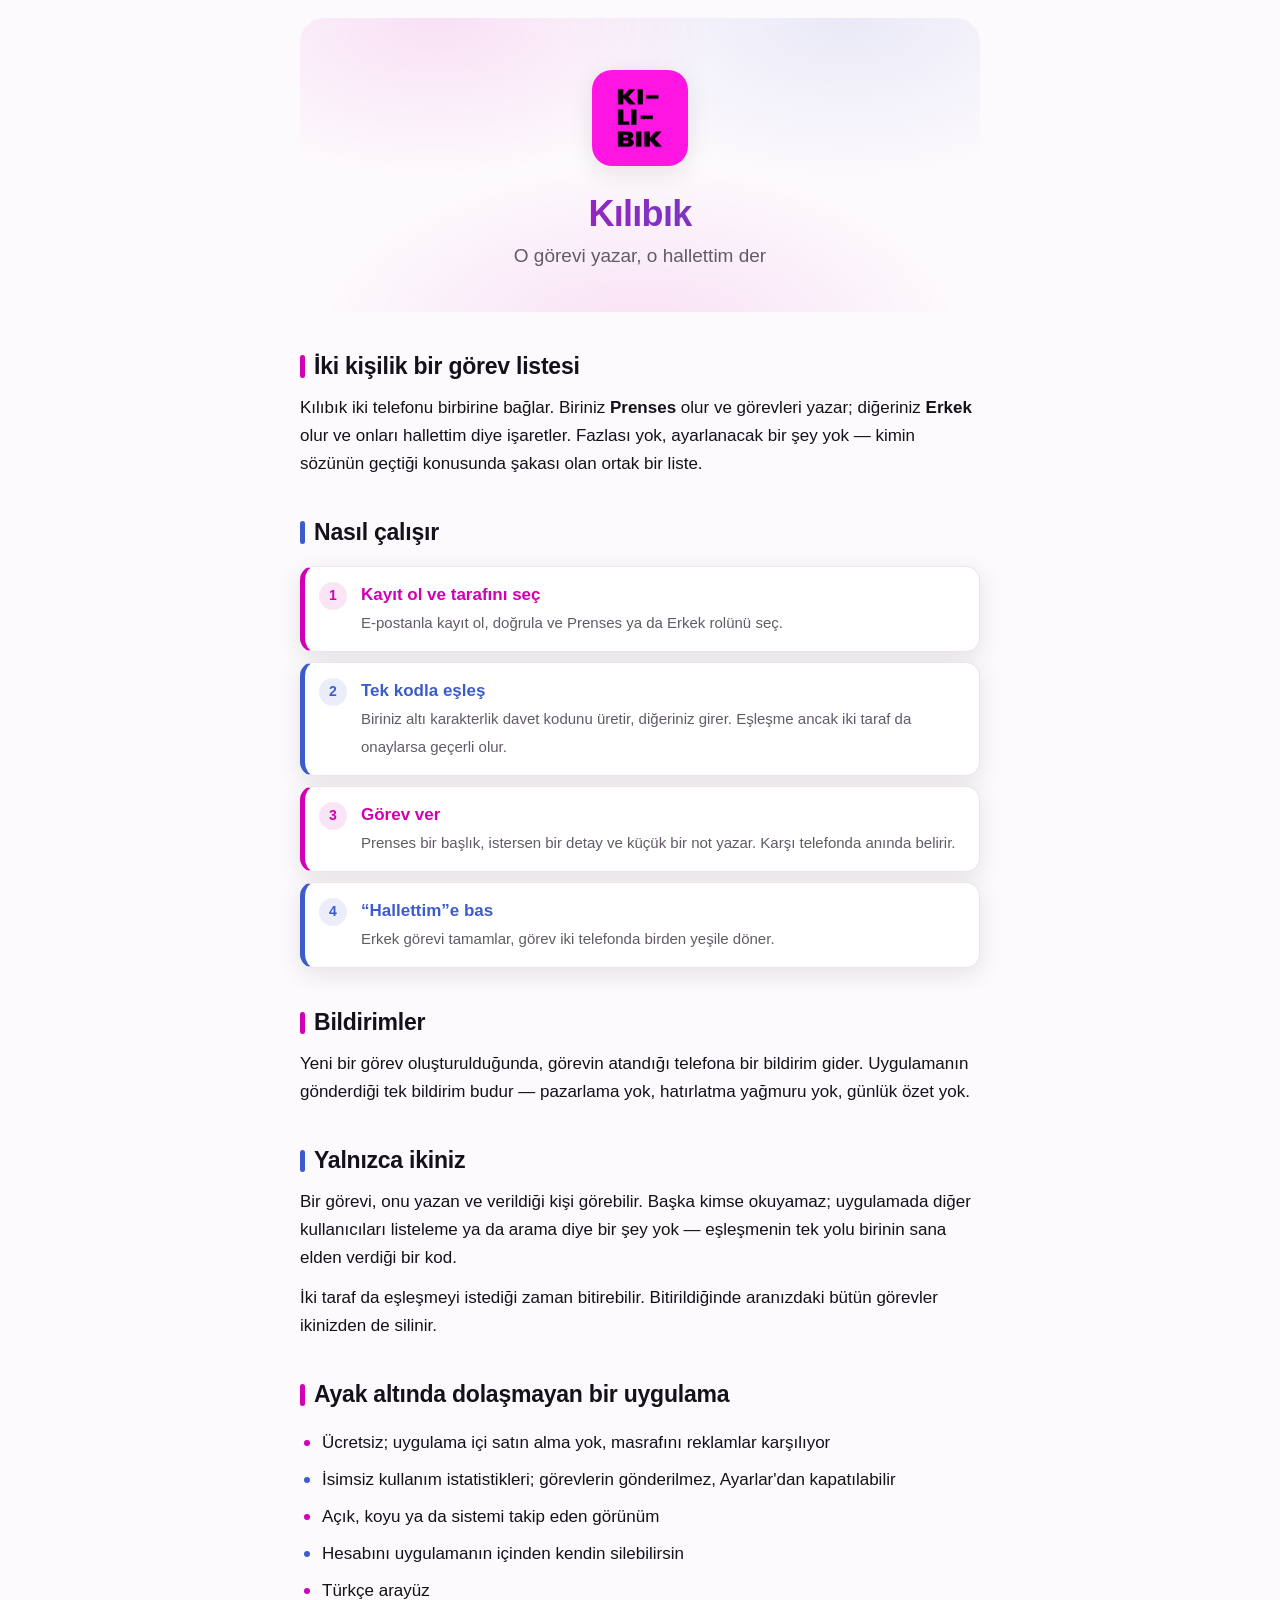
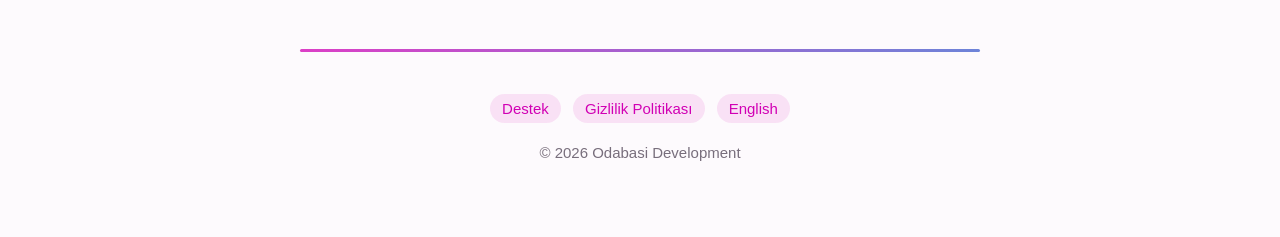
<file: index.html>
<!DOCTYPE html>
<html lang="tr">
<head>
<meta charset="utf-8">
<meta name="viewport" content="width=device-width, initial-scale=1">
<title>Kılıbık — İki kişilik görev listesi</title>
<meta name="description" content="Kılıbık iki telefonu tek kodla eşleştirir. Biri görevi yazar, diğeri hallettim der. Ücretsiz, sade ve listeyi yalnızca ikiniz görürsünüz.">
<link rel="icon" href="assets/logo.png">
<link rel="stylesheet" href="assets/style.css">
<link rel="alternate" hreflang="en" href="https://nodabasi.github.io/kilibik-app/en/">
<link rel="alternate" hreflang="tr" href="https://nodabasi.github.io/kilibik-app/">
</head>
<body>
<div class="wrap">

<header>
  <img src="assets/logo.png" alt="Kılıbık">
  <h1>Kılıbık</h1>
  <p class="tagline">O görevi yazar, o hallettim der</p>
</header>

<h2>İki kişilik bir görev listesi</h2>
<p>Kılıbık iki telefonu birbirine bağlar. Biriniz <b>Prenses</b> olur ve görevleri
yazar; diğeriniz <b>Erkek</b> olur ve onları hallettim diye işaretler. Fazlası yok,
ayarlanacak bir şey yok — kimin sözünün geçtiği konusunda şakası olan ortak bir liste.</p>

<h2>Nasıl çalışır</h2>
<ul class="steps">
  <li><b>Kayıt ol ve tarafını seç</b><span>E-postanla kayıt ol, doğrula ve Prenses ya da Erkek rolünü seç.</span></li>
  <li><b>Tek kodla eşleş</b><span>Biriniz altı karakterlik davet kodunu üretir, diğeriniz girer. Eşleşme ancak iki taraf da onaylarsa geçerli olur.</span></li>
  <li><b>Görev ver</b><span>Prenses bir başlık, istersen bir detay ve küçük bir not yazar. Karşı telefonda anında belirir.</span></li>
  <li><b>“Hallettim”e bas</b><span>Erkek görevi tamamlar, görev iki telefonda birden yeşile döner.</span></li>
</ul>

<h2>Bildirimler</h2>
<p>Yeni bir görev oluşturulduğunda, görevin atandığı telefona bir bildirim gider.
Uygulamanın gönderdiği tek bildirim budur — pazarlama yok, hatırlatma yağmuru yok, günlük
özet yok.</p>

<h2>Yalnızca ikiniz</h2>
<p>Bir görevi, onu yazan ve verildiği kişi görebilir. Başka kimse okuyamaz; uygulamada
diğer kullanıcıları listeleme ya da arama diye bir şey yok — eşleşmenin tek yolu birinin
sana elden verdiği bir kod.</p>
<p>İki taraf da eşleşmeyi istediği zaman bitirebilir. Bitirildiğinde aranızdaki bütün
görevler ikinizden de silinir.</p>

<h2>Ayak altında dolaşmayan bir uygulama</h2>
<ul class="plain">
  <li>Ücretsiz; uygulama içi satın alma yok, masrafını reklamlar karşılıyor</li>
  <li>İsimsiz kullanım istatistikleri; görevlerin gönderilmez, Ayarlar'dan kapatılabilir</li>
  <li>Açık, koyu ya da sistemi takip eden görünüm</li>
  <li>Hesabını uygulamanın içinden kendin silebilirsin</li>
  <li>Türkçe arayüz</li>
</ul>

<hr>
<footer>
  <a href="support/">Destek</a>
  <a href="privacy/">Gizlilik Politikası</a>
  <a href="en/" hreflang="en">English</a>
  <div class="copyright">© 2026 Odabasi Development</div>
</footer>

</div>
</body>
</html>
</file>
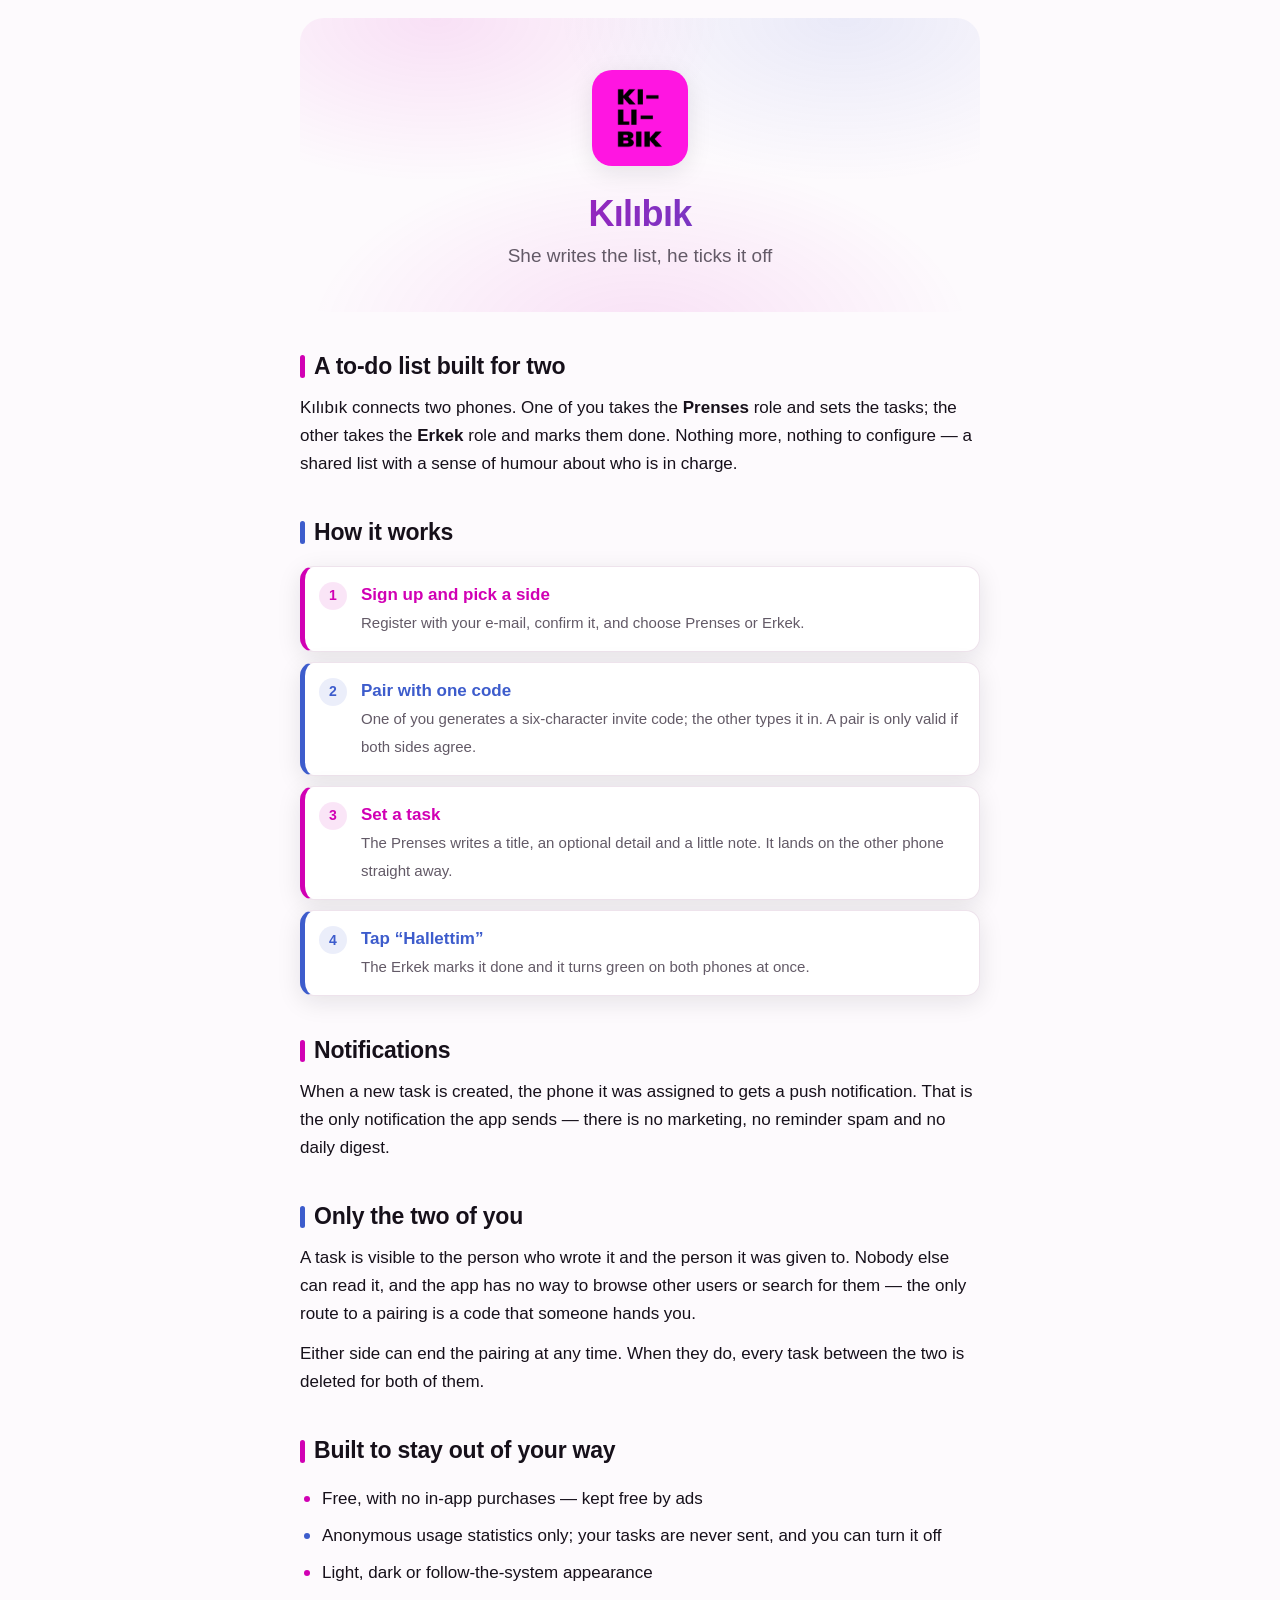
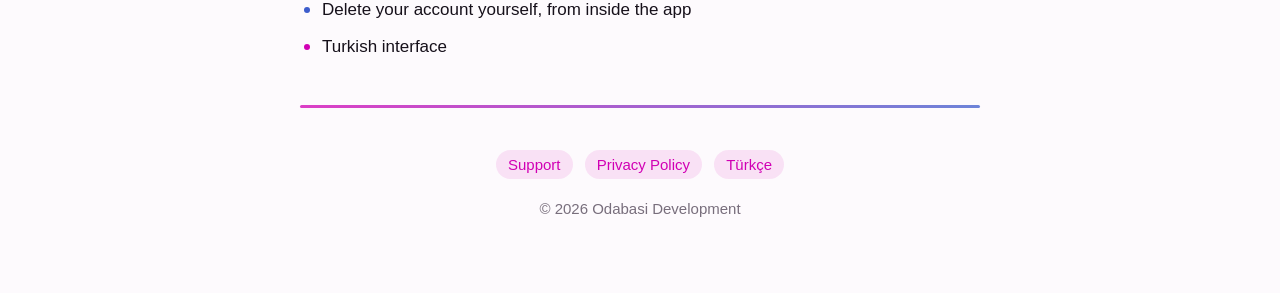
<file: en/index.html>
<!DOCTYPE html>
<html lang="en">
<head>
<meta charset="utf-8">
<meta name="viewport" content="width=device-width, initial-scale=1">
<title>Kılıbık — A shared to-do list for two</title>
<meta name="description" content="Kılıbık pairs two phones with one code. One partner writes the tasks, the other ticks them off. Free, simple, and only the two of you can see the list.">
<link rel="icon" href="../assets/logo.png">
<link rel="stylesheet" href="../assets/style.css">
<link rel="alternate" hreflang="en" href="https://nodabasi.github.io/kilibik-app/en/">
<link rel="alternate" hreflang="tr" href="https://nodabasi.github.io/kilibik-app/">
</head>
<body>
<div class="wrap">

<header>
  <img src="../assets/logo.png" alt="Kılıbık">
  <h1>Kılıbık</h1>
  <p class="tagline">She writes the list, he ticks it off</p>
</header>

<h2>A to-do list built for two</h2>
<p>Kılıbık connects two phones. One of you takes the <b>Prenses</b> role and sets the
tasks; the other takes the <b>Erkek</b> role and marks them done. Nothing more, nothing
to configure — a shared list with a sense of humour about who is in charge.</p>

<h2>How it works</h2>
<ul class="steps">
  <li><b>Sign up and pick a side</b><span>Register with your e-mail, confirm it, and choose Prenses or Erkek.</span></li>
  <li><b>Pair with one code</b><span>One of you generates a six-character invite code; the other types it in. A pair is only valid if both sides agree.</span></li>
  <li><b>Set a task</b><span>The Prenses writes a title, an optional detail and a little note. It lands on the other phone straight away.</span></li>
  <li><b>Tap “Hallettim”</b><span>The Erkek marks it done and it turns green on both phones at once.</span></li>
</ul>

<h2>Notifications</h2>
<p>When a new task is created, the phone it was assigned to gets a push notification.
That is the only notification the app sends — there is no marketing, no reminder spam and
no daily digest.</p>

<h2>Only the two of you</h2>
<p>A task is visible to the person who wrote it and the person it was given to. Nobody
else can read it, and the app has no way to browse other users or search for them — the
only route to a pairing is a code that someone hands you.</p>
<p>Either side can end the pairing at any time. When they do, every task between the two
is deleted for both of them.</p>

<h2>Built to stay out of your way</h2>
<ul class="plain">
  <li>Free, with no in-app purchases — kept free by ads</li>
  <li>Anonymous usage statistics only; your tasks are never sent, and you can turn it off</li>
  <li>Light, dark or follow-the-system appearance</li>
  <li>Delete your account yourself, from inside the app</li>
  <li>Turkish interface</li>
</ul>

<hr>
<footer>
  <a href="support/">Support</a>
  <a href="privacy/">Privacy Policy</a>
  <a href="../" hreflang="tr">Türkçe</a>
  <div class="copyright">© 2026 Odabasi Development</div>
</footer>

</div>
</body>
</html>
</file>
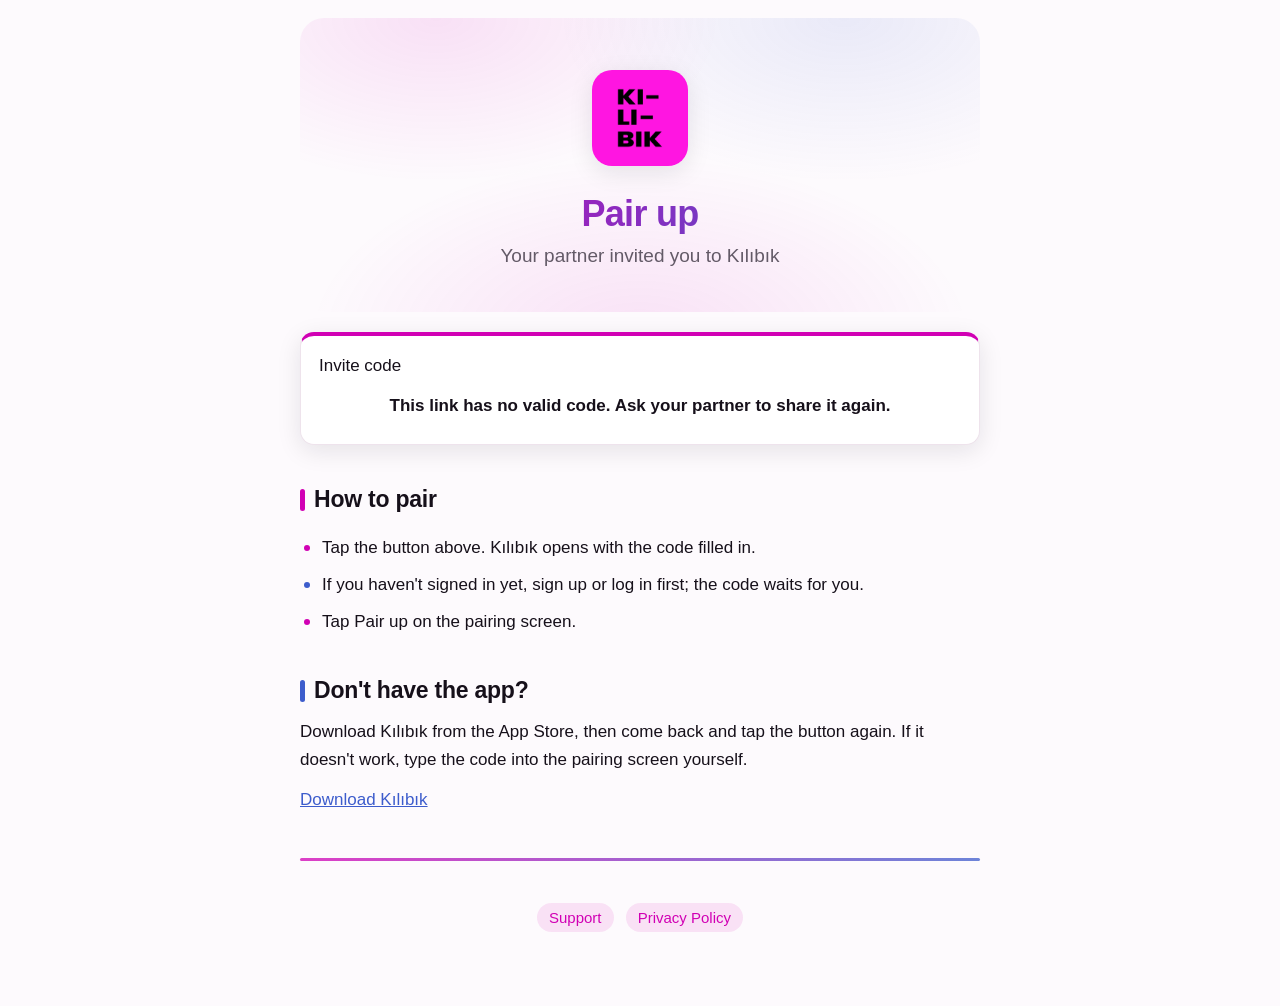
<file: pair/index.html>
<!DOCTYPE html>
<html lang="tr">
<head>
<meta charset="utf-8">
<meta name="viewport" content="width=device-width, initial-scale=1">
<title>Kılıbık — Eşleş</title>
<meta name="description" content="Kılıbık davet kodu: uygulamayı açıp eşinle tek dokunuşla eşleş.">
<meta name="robots" content="noindex">
<link rel="icon" href="../assets/logo.png">
<link rel="stylesheet" href="../assets/style.css">
<style>
  .code { font-size: 40px; font-weight: 800; letter-spacing: 6px; text-align: center; margin: 8px 0; }
  .open { display: block; text-align: center; padding: 14px; border-radius: 12px;
          background: var(--magenta); color: #fff; font-weight: 700; text-decoration: none; }
</style>
</head>
<body>
<div class="wrap">

<header>
  <img src="../assets/logo.png" alt="Kılıbık">
  <h1 data-i18n="title">Eşleş</h1>
  <p class="tagline" data-i18n="tagline">Eşin seni Kılıbık'a davet etti</p>
</header>

<div class="contact">
  <p data-i18n="codeLabel">Davet kodu</p>
  <p class="code" id="code">——————</p>
  <a class="open" id="open" href="#" data-i18n="open">Kılıbık'ta aç</a>
</div>

<h2 data-i18n="howTitle">Nasıl eşleşirsin</h2>
<ul class="plain">
  <li data-i18n="step1">Yukarıdaki düğmeye dokun. Kılıbık açılır ve kod eşleşme alanına yazılır.</li>
  <li data-i18n="step2">Henüz giriş yapmadıysan önce kayıt ol ya da giriş yap; kod seni bekler.</li>
  <li data-i18n="step3">Eşleşme ekranında Eşleş'e bas.</li>
</ul>

<h2 data-i18n="noAppTitle">Uygulama yüklü değil mi?</h2>
<p data-i18n="noApp">Kılıbık'ı App Store'dan indir, sonra bu sayfaya dönüp düğmeye tekrar dokun. Düğme çalışmazsa kodu eşleşme ekranındaki alana elle yaz.</p>
<p><a id="store" href="../" data-i18n="store">Kılıbık'ı indir</a></p>

<hr>
<footer>
  <a href="../support/" data-i18n="support">Destek</a>
  <a href="../privacy/" data-i18n="privacy">Gizlilik Politikası</a>
</footer>

</div>
<script>
  // Mesajlasma uygulamalari kilibik:// semasini tiklanabilir yapmiyor; bu
  // sayfa https baglantisini uygulamaya ceviren ara adim.
  var STORE_URL = 'https://apps.apple.com/app/id6808158739';
  var params = new URLSearchParams(location.search);
  var code = (params.get('code') || '').toUpperCase().replace(/[^A-Z0-9]/g, '');
  var valid = /^[A-HJ-KM-NP-Z2-9]{6}$/.test(code);

  var en = {
    title: 'Pair up', tagline: 'Your partner invited you to Kılıbık', codeLabel: 'Invite code',
    open: 'Open in Kılıbık', howTitle: 'How to pair',
    step1: 'Tap the button above. Kılıbık opens with the code filled in.',
    step2: "If you haven't signed in yet, sign up or log in first; the code waits for you.",
    step3: 'Tap Pair up on the pairing screen.', noAppTitle: "Don't have the app?",
    noApp: "Download Kılıbık from the App Store, then come back and tap the button again. If it doesn't work, type the code into the pairing screen yourself.",
    store: 'Download Kılıbık', support: 'Support', privacy: 'Privacy Policy',
    invalid: 'This link has no valid code. Ask your partner to share it again.'
  };
  var trInvalid = 'Bu bağlantıda geçerli bir kod yok. Eşinden tekrar paylaşmasını iste.';
  var lang = (navigator.language || 'tr').slice(0, 2);
  if (lang !== 'tr') {
    document.documentElement.lang = 'en';
    document.querySelectorAll('[data-i18n]').forEach(function (el) {
      var text = en[el.getAttribute('data-i18n')];
      if (text) { el.textContent = text; }
    });
  }

  document.getElementById('store').href = STORE_URL;
  var open = document.getElementById('open');
  if (valid) {
    document.getElementById('code').textContent = code;
    open.href = 'kilibik://pair/' + code;
  } else {
    open.style.display = 'none';
    document.getElementById('code').textContent = lang === 'tr' ? trInvalid : en.invalid;
    document.getElementById('code').style.fontSize = '17px';
    document.getElementById('code').style.letterSpacing = '0';
  }
</script>
</body>
</html>
</file>
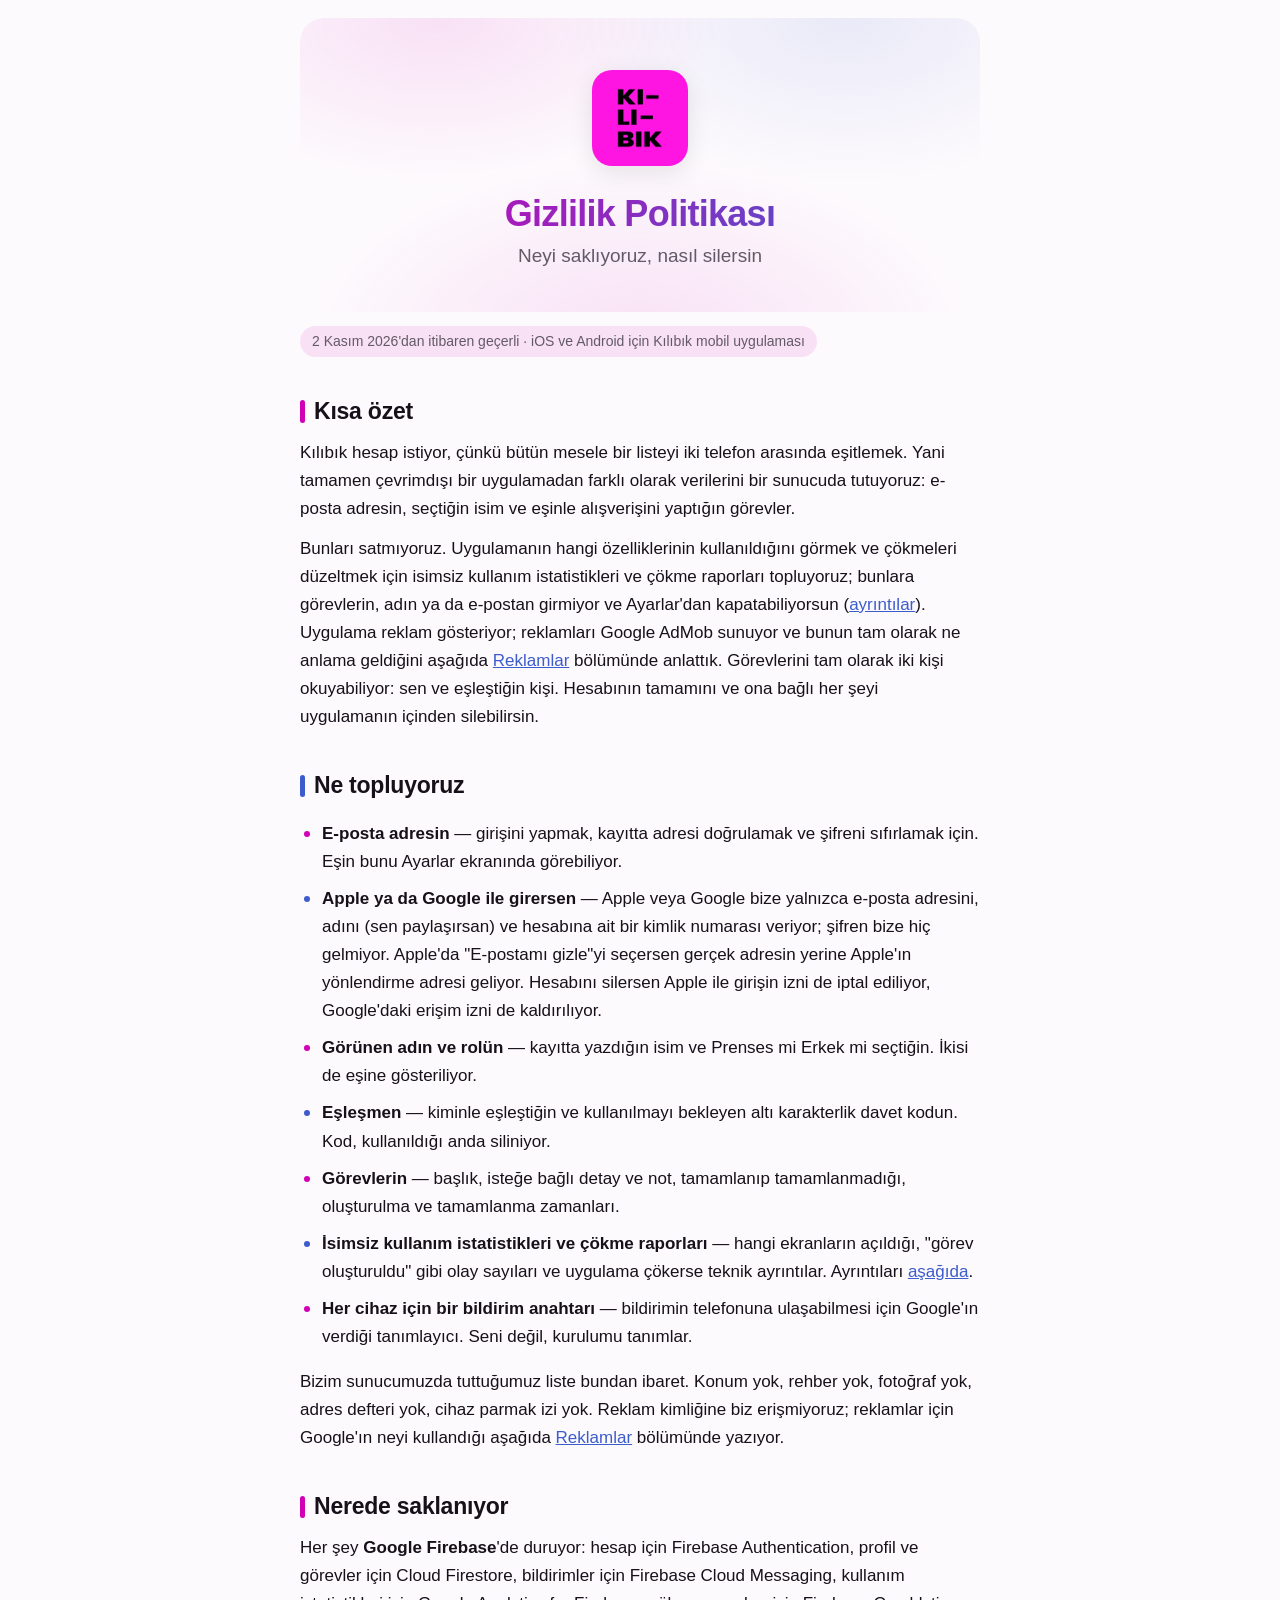
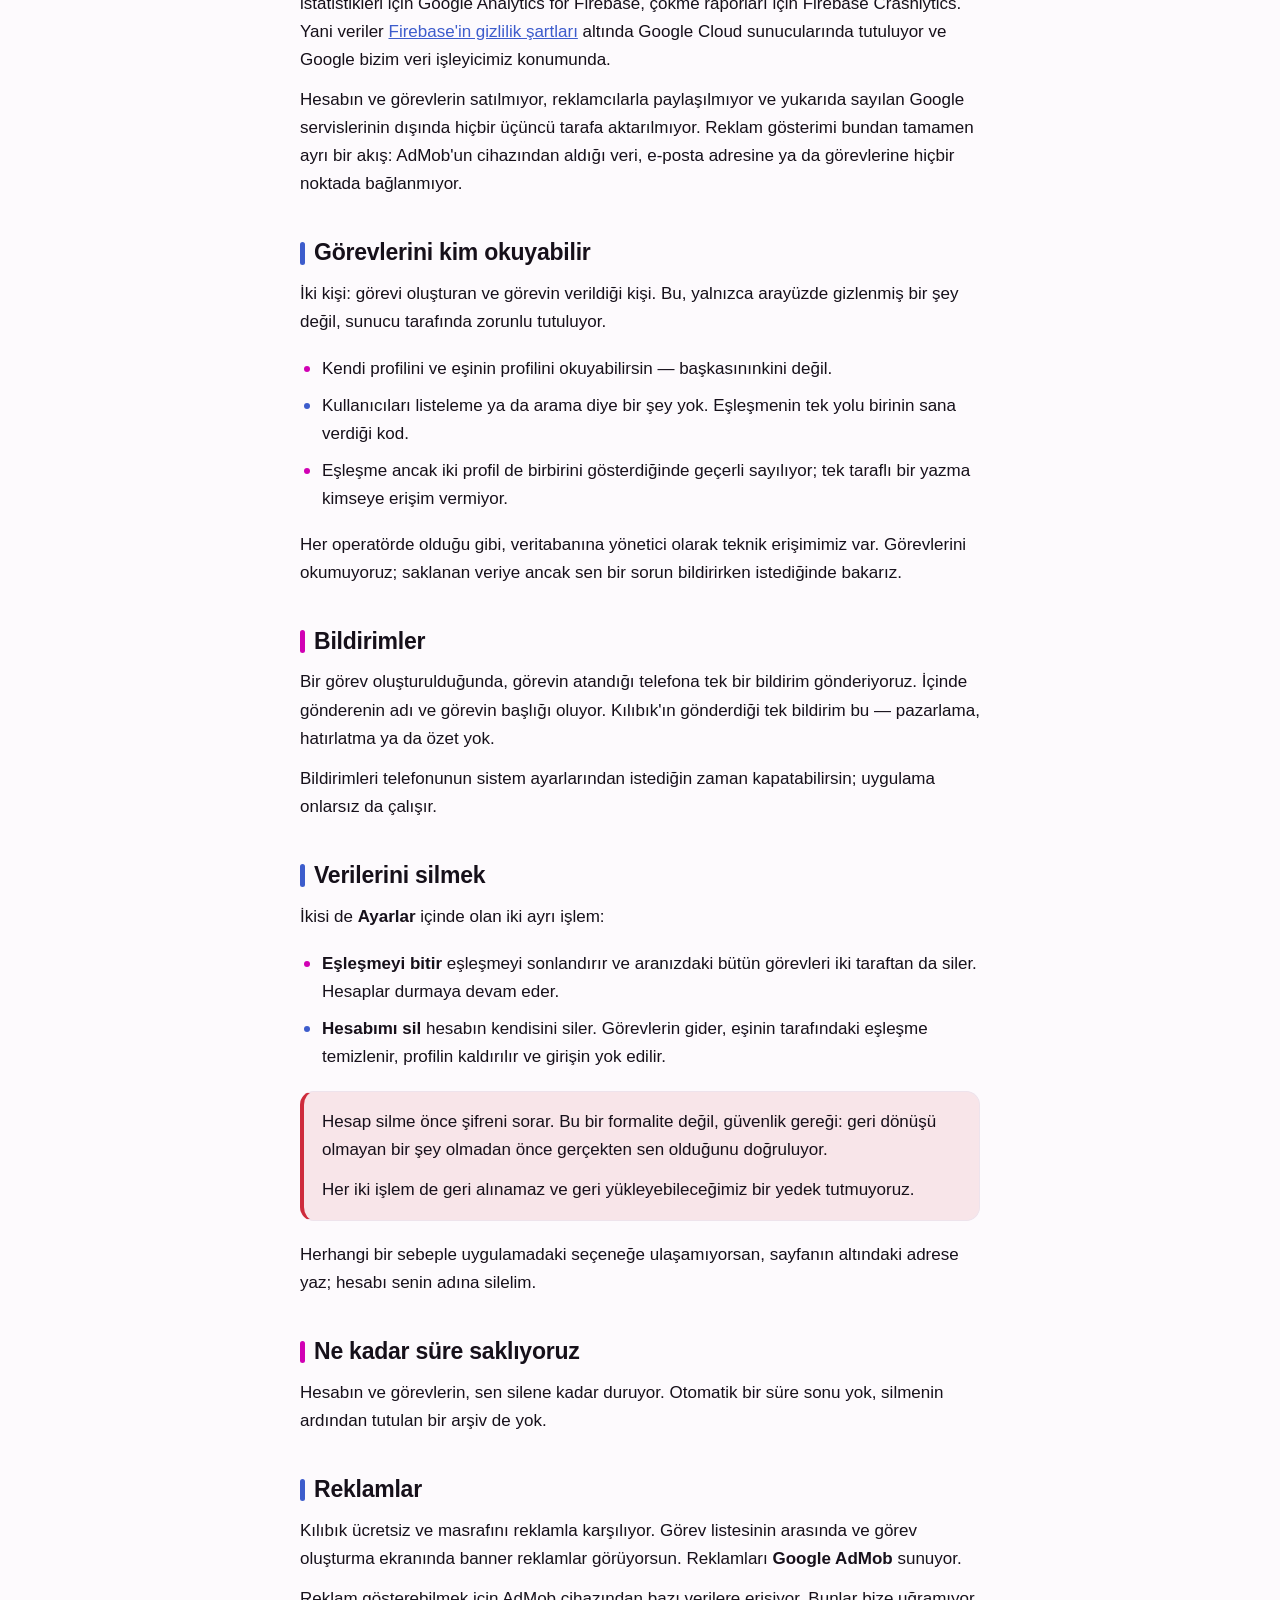
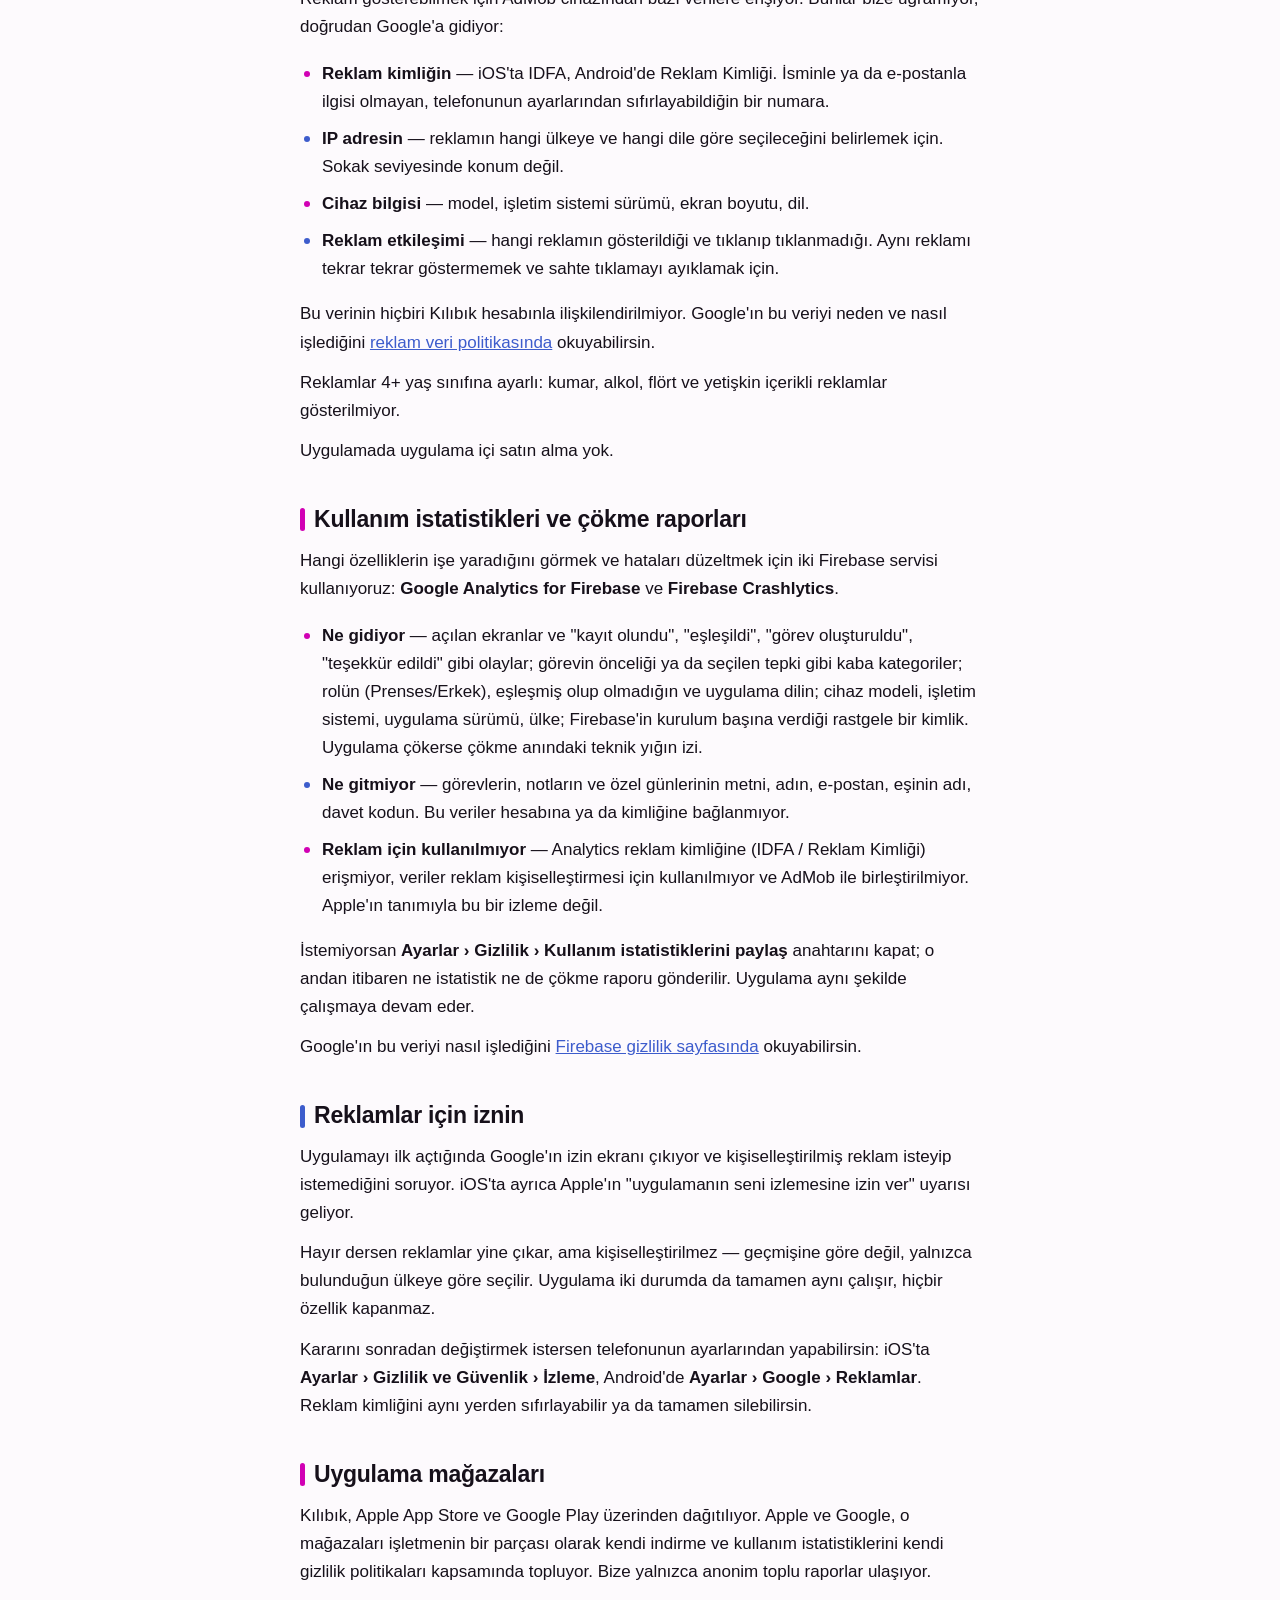
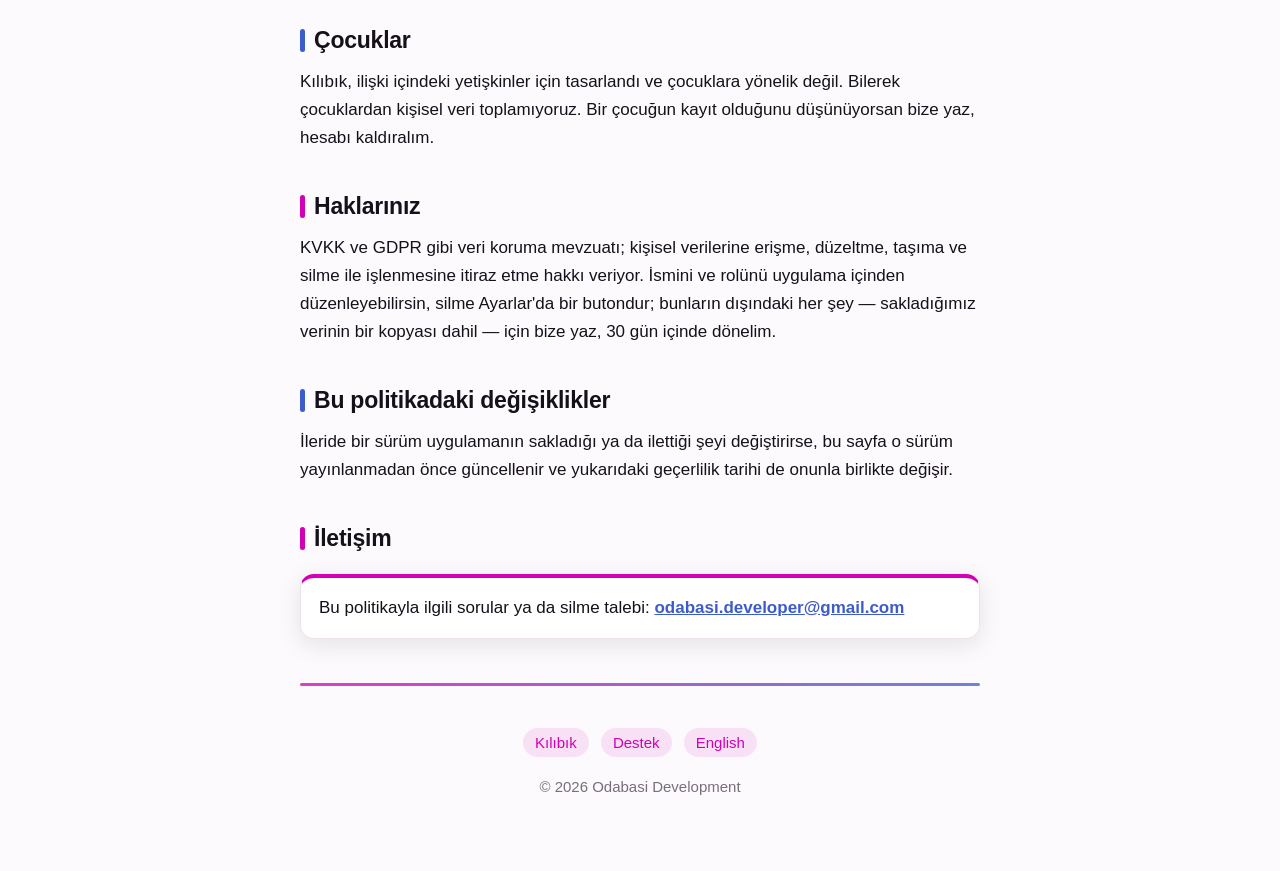
<file: privacy/index.html>
<!DOCTYPE html>
<html lang="tr">
<head>
<meta charset="utf-8">
<meta name="viewport" content="width=device-width, initial-scale=1">
<title>Kılıbık — Gizlilik Politikası</title>
<meta name="description" content="Kılıbık neyi saklıyor, nerede saklıyor, kim okuyabiliyor ve hesabınla birlikte hepsini nasıl silersin.">
<link rel="icon" href="../assets/logo.png">
<link rel="stylesheet" href="../assets/style.css">
<link rel="alternate" hreflang="en" href="https://nodabasi.github.io/kilibik-app/en/privacy/">
<link rel="alternate" hreflang="tr" href="https://nodabasi.github.io/kilibik-app/privacy/">
</head>
<body>
<div class="wrap">

<header>
  <img src="../assets/logo.png" alt="Kılıbık">
  <h1>Gizlilik Politikası</h1>
  <p class="tagline">Neyi saklıyoruz, nasıl silersin</p>
</header>

<p class="meta">2 Kasım 2026'dan itibaren geçerli · iOS ve Android için Kılıbık mobil
uygulaması</p>

<h2>Kısa özet</h2>
<p>Kılıbık hesap istiyor, çünkü bütün mesele bir listeyi iki telefon arasında eşitlemek.
Yani tamamen çevrimdışı bir uygulamadan farklı olarak verilerini bir sunucuda tutuyoruz:
e-posta adresin, seçtiğin isim ve eşinle alışverişini yaptığın görevler.</p>
<p>Bunları satmıyoruz. Uygulamanın hangi özelliklerinin kullanıldığını görmek ve
çökmeleri düzeltmek için isimsiz kullanım istatistikleri ve çökme raporları topluyoruz;
bunlara görevlerin, adın ya da e-postan girmiyor ve Ayarlar'dan kapatabiliyorsun
(<a href="#analitik">ayrıntılar</a>). Uygulama reklam gösteriyor; reklamları Google AdMob sunuyor ve bunun tam olarak ne
anlama geldiğini aşağıda <a href="#reklamlar">Reklamlar</a> bölümünde anlattık.
Görevlerini tam olarak iki kişi okuyabiliyor: sen ve eşleştiğin kişi. Hesabının tamamını
ve ona bağlı her şeyi uygulamanın içinden silebilirsin.</p>

<h2>Ne topluyoruz</h2>
<ul class="plain">
  <li><b>E-posta adresin</b> — girişini yapmak, kayıtta adresi doğrulamak ve şifreni
  sıfırlamak için. Eşin bunu Ayarlar ekranında görebiliyor.</li>
  <li><b>Apple ya da Google ile girersen</b> — Apple veya Google bize yalnızca e-posta
  adresini, adını (sen paylaşırsan) ve hesabına ait bir kimlik numarası veriyor; şifren
  bize hiç gelmiyor. Apple'da "E-postamı gizle"yi seçersen gerçek adresin yerine Apple'ın
  yönlendirme adresi geliyor. Hesabını silersen Apple ile girişin izni de iptal ediliyor,
  Google'daki erişim izni de kaldırılıyor.</li>
  <li><b>Görünen adın ve rolün</b> — kayıtta yazdığın isim ve Prenses mi Erkek mi
  seçtiğin. İkisi de eşine gösteriliyor.</li>
  <li><b>Eşleşmen</b> — kiminle eşleştiğin ve kullanılmayı bekleyen altı karakterlik
  davet kodun. Kod, kullanıldığı anda siliniyor.</li>
  <li><b>Görevlerin</b> — başlık, isteğe bağlı detay ve not, tamamlanıp tamamlanmadığı,
  oluşturulma ve tamamlanma zamanları.</li>
  <li><b>İsimsiz kullanım istatistikleri ve çökme raporları</b> — hangi ekranların
  açıldığı, "görev oluşturuldu" gibi olay sayıları ve uygulama çökerse teknik
  ayrıntılar. Ayrıntıları <a href="#analitik">aşağıda</a>.</li>
  <li><b>Her cihaz için bir bildirim anahtarı</b> — bildirimin telefonuna ulaşabilmesi
  için Google'ın verdiği tanımlayıcı. Seni değil, kurulumu tanımlar.</li>
</ul>
<p>Bizim sunucumuzda tuttuğumuz liste bundan ibaret. Konum yok, rehber yok, fotoğraf yok,
adres defteri yok, cihaz parmak izi yok. Reklam kimliğine biz erişmiyoruz; reklamlar
için Google'ın neyi kullandığı aşağıda <a href="#reklamlar">Reklamlar</a> bölümünde
yazıyor.</p>

<h2>Nerede saklanıyor</h2>
<p>Her şey <b>Google Firebase</b>'de duruyor: hesap için Firebase Authentication, profil
ve görevler için Cloud Firestore, bildirimler için Firebase Cloud Messaging, kullanım
istatistikleri için Google Analytics for Firebase, çökme raporları için Firebase
Crashlytics. Yani veriler
<a href="https://firebase.google.com/support/privacy">Firebase'in gizlilik şartları</a>
altında Google Cloud sunucularında tutuluyor ve Google bizim veri işleyicimiz
konumunda.</p>
<p>Hesabın ve görevlerin satılmıyor, reklamcılarla paylaşılmıyor ve yukarıda sayılan
Google servislerinin dışında hiçbir üçüncü tarafa aktarılmıyor. Reklam gösterimi bundan
tamamen ayrı bir akış: AdMob'un cihazından aldığı veri, e-posta adresine ya da
görevlerine hiçbir noktada bağlanmıyor.</p>

<h2>Görevlerini kim okuyabilir</h2>
<p>İki kişi: görevi oluşturan ve görevin verildiği kişi. Bu, yalnızca arayüzde gizlenmiş
bir şey değil, sunucu tarafında zorunlu tutuluyor.</p>
<ul class="plain">
  <li>Kendi profilini ve eşinin profilini okuyabilirsin — başkasınınkini değil.</li>
  <li>Kullanıcıları listeleme ya da arama diye bir şey yok. Eşleşmenin tek yolu birinin
  sana verdiği kod.</li>
  <li>Eşleşme ancak iki profil de birbirini gösterdiğinde geçerli sayılıyor; tek taraflı
  bir yazma kimseye erişim vermiyor.</li>
</ul>
<p>Her operatörde olduğu gibi, veritabanına yönetici olarak teknik erişimimiz var.
Görevlerini okumuyoruz; saklanan veriye ancak sen bir sorun bildirirken istediğinde
bakarız.</p>

<h2>Bildirimler</h2>
<p>Bir görev oluşturulduğunda, görevin atandığı telefona tek bir bildirim gönderiyoruz.
İçinde gönderenin adı ve görevin başlığı oluyor. Kılıbık'ın gönderdiği tek bildirim bu —
pazarlama, hatırlatma ya da özet yok.</p>
<p>Bildirimleri telefonunun sistem ayarlarından istediğin zaman kapatabilirsin; uygulama
onlarsız da çalışır.</p>

<h2>Verilerini silmek</h2>
<p>İkisi de <b>Ayarlar</b> içinde olan iki ayrı işlem:</p>
<ul class="plain">
  <li><b>Eşleşmeyi bitir</b> eşleşmeyi sonlandırır ve aranızdaki bütün görevleri iki
  taraftan da siler. Hesaplar durmaya devam eder.</li>
  <li><b>Hesabımı sil</b> hesabın kendisini siler. Görevlerin gider, eşinin tarafındaki
  eşleşme temizlenir, profilin kaldırılır ve girişin yok edilir.</li>
</ul>
<div class="notice">
  <p>Hesap silme önce şifreni sorar. Bu bir formalite değil, güvenlik gereği: geri
  dönüşü olmayan bir şey olmadan önce gerçekten sen olduğunu doğruluyor.</p>
  <p>Her iki işlem de geri alınamaz ve geri yükleyebileceğimiz bir yedek tutmuyoruz.</p>
</div>
<p>Herhangi bir sebeple uygulamadaki seçeneğe ulaşamıyorsan, sayfanın altındaki adrese
yaz; hesabı senin adına silelim.</p>

<h2>Ne kadar süre saklıyoruz</h2>
<p>Hesabın ve görevlerin, sen silene kadar duruyor. Otomatik bir süre sonu yok, silmenin
ardından tutulan bir arşiv de yok.</p>

<h2 id="reklamlar">Reklamlar</h2>
<p>Kılıbık ücretsiz ve masrafını reklamla karşılıyor. Görev listesinin arasında ve görev
oluşturma ekranında banner reklamlar görüyorsun. Reklamları <b>Google AdMob</b> sunuyor.</p>
<p>Reklam gösterebilmek için AdMob cihazından bazı verilere erişiyor. Bunlar bize
uğramıyor, doğrudan Google'a gidiyor:</p>
<ul class="plain">
  <li><b>Reklam kimliğin</b> — iOS'ta IDFA, Android'de Reklam Kimliği. İsminle ya da
  e-postanla ilgisi olmayan, telefonunun ayarlarından sıfırlayabildiğin bir numara.</li>
  <li><b>IP adresin</b> — reklamın hangi ülkeye ve hangi dile göre seçileceğini
  belirlemek için. Sokak seviyesinde konum değil.</li>
  <li><b>Cihaz bilgisi</b> — model, işletim sistemi sürümü, ekran boyutu, dil.</li>
  <li><b>Reklam etkileşimi</b> — hangi reklamın gösterildiği ve tıklanıp tıklanmadığı.
  Aynı reklamı tekrar tekrar göstermemek ve sahte tıklamayı ayıklamak için.</li>
</ul>
<p>Bu verinin hiçbiri Kılıbık hesabınla ilişkilendirilmiyor. Google'ın bu veriyi neden ve
nasıl işlediğini <a href="https://business.safety.google/adsprocessing/">reklam veri
politikasında</a> okuyabilirsin.</p>
<p>Reklamlar 4+ yaş sınıfına ayarlı: kumar, alkol, flört ve yetişkin içerikli reklamlar
gösterilmiyor.</p>
<p>Uygulamada uygulama içi satın alma yok.</p>

<h2 id="analitik">Kullanım istatistikleri ve çökme raporları</h2>
<p>Hangi özelliklerin işe yaradığını görmek ve hataları düzeltmek için iki Firebase
servisi kullanıyoruz: <b>Google Analytics for Firebase</b> ve <b>Firebase
Crashlytics</b>.</p>
<ul class="plain">
  <li><b>Ne gidiyor</b> — açılan ekranlar ve "kayıt olundu", "eşleşildi", "görev
  oluşturuldu", "teşekkür edildi" gibi olaylar; görevin önceliği ya da seçilen tepki
  gibi kaba kategoriler; rolün (Prenses/Erkek), eşleşmiş olup olmadığın ve uygulama
  dilin; cihaz modeli, işletim sistemi, uygulama sürümü, ülke; Firebase'in kurulum
  başına verdiği rastgele bir kimlik. Uygulama çökerse çökme anındaki teknik yığın
  izi.</li>
  <li><b>Ne gitmiyor</b> — görevlerin, notların ve özel günlerinin metni, adın,
  e-postan, eşinin adı, davet kodun. Bu veriler hesabına ya da kimliğine
  bağlanmıyor.</li>
  <li><b>Reklam için kullanılmıyor</b> — Analytics reklam kimliğine (IDFA / Reklam
  Kimliği) erişmiyor, veriler reklam kişiselleştirmesi için kullanılmıyor ve AdMob ile
  birleştirilmiyor. Apple'ın tanımıyla bu bir izleme değil.</li>
</ul>
<p>İstemiyorsan <b>Ayarlar › Gizlilik › Kullanım istatistiklerini paylaş</b> anahtarını
kapat; o andan itibaren ne istatistik ne de çökme raporu gönderilir. Uygulama aynı
şekilde çalışmaya devam eder.</p>
<p>Google'ın bu veriyi nasıl işlediğini
<a href="https://firebase.google.com/support/privacy">Firebase gizlilik sayfasında</a>
okuyabilirsin.</p>

<h2>Reklamlar için iznin</h2>
<p>Uygulamayı ilk açtığında Google'ın izin ekranı çıkıyor ve kişiselleştirilmiş reklam
isteyip istemediğini soruyor. iOS'ta ayrıca Apple'ın "uygulamanın seni izlemesine izin
ver" uyarısı geliyor.</p>
<p>Hayır dersen reklamlar yine çıkar, ama kişiselleştirilmez — geçmişine göre değil,
yalnızca bulunduğun ülkeye göre seçilir. Uygulama iki durumda da tamamen aynı çalışır,
hiçbir özellik kapanmaz.</p>
<p>Kararını sonradan değiştirmek istersen telefonunun ayarlarından yapabilirsin: iOS'ta
<b>Ayarlar › Gizlilik ve Güvenlik › İzleme</b>, Android'de <b>Ayarlar › Google ›
Reklamlar</b>. Reklam kimliğini aynı yerden sıfırlayabilir ya da tamamen
silebilirsin.</p>

<h2>Uygulama mağazaları</h2>
<p>Kılıbık, Apple App Store ve Google Play üzerinden dağıtılıyor. Apple ve Google, o
mağazaları işletmenin bir parçası olarak kendi indirme ve kullanım istatistiklerini kendi
gizlilik politikaları kapsamında topluyor. Bize yalnızca anonim toplu raporlar
ulaşıyor.</p>

<h2>Çocuklar</h2>
<p>Kılıbık, ilişki içindeki yetişkinler için tasarlandı ve çocuklara yönelik değil.
Bilerek çocuklardan kişisel veri toplamıyoruz. Bir çocuğun kayıt olduğunu düşünüyorsan
bize yaz, hesabı kaldıralım.</p>

<h2>Haklarınız</h2>
<p>KVKK ve GDPR gibi veri koruma mevzuatı; kişisel verilerine erişme, düzeltme, taşıma ve
silme ile işlenmesine itiraz etme hakkı veriyor. İsmini ve rolünü uygulama içinden
düzenleyebilirsin, silme Ayarlar'da bir butondur; bunların dışındaki her şey — sakladığımız
verinin bir kopyası dahil — için bize yaz, 30 gün içinde dönelim.</p>

<h2>Bu politikadaki değişiklikler</h2>
<p>İleride bir sürüm uygulamanın sakladığı ya da ilettiği şeyi değiştirirse, bu sayfa o
sürüm yayınlanmadan önce güncellenir ve yukarıdaki geçerlilik tarihi de onunla birlikte
değişir.</p>

<h2>İletişim</h2>
<div class="contact">
  <p>Bu politikayla ilgili sorular ya da silme talebi:
  <a href="mailto:odabasi.developer@gmail.com">odabasi.developer@gmail.com</a></p>
</div>

<hr>
<footer>
  <a href="../">Kılıbık</a>
  <a href="../support/">Destek</a>
  <a href="../en/privacy/" hreflang="en">English</a>
  <div class="copyright">© 2026 Odabasi Development</div>
</footer>

</div>
</body>
</html>
</file>
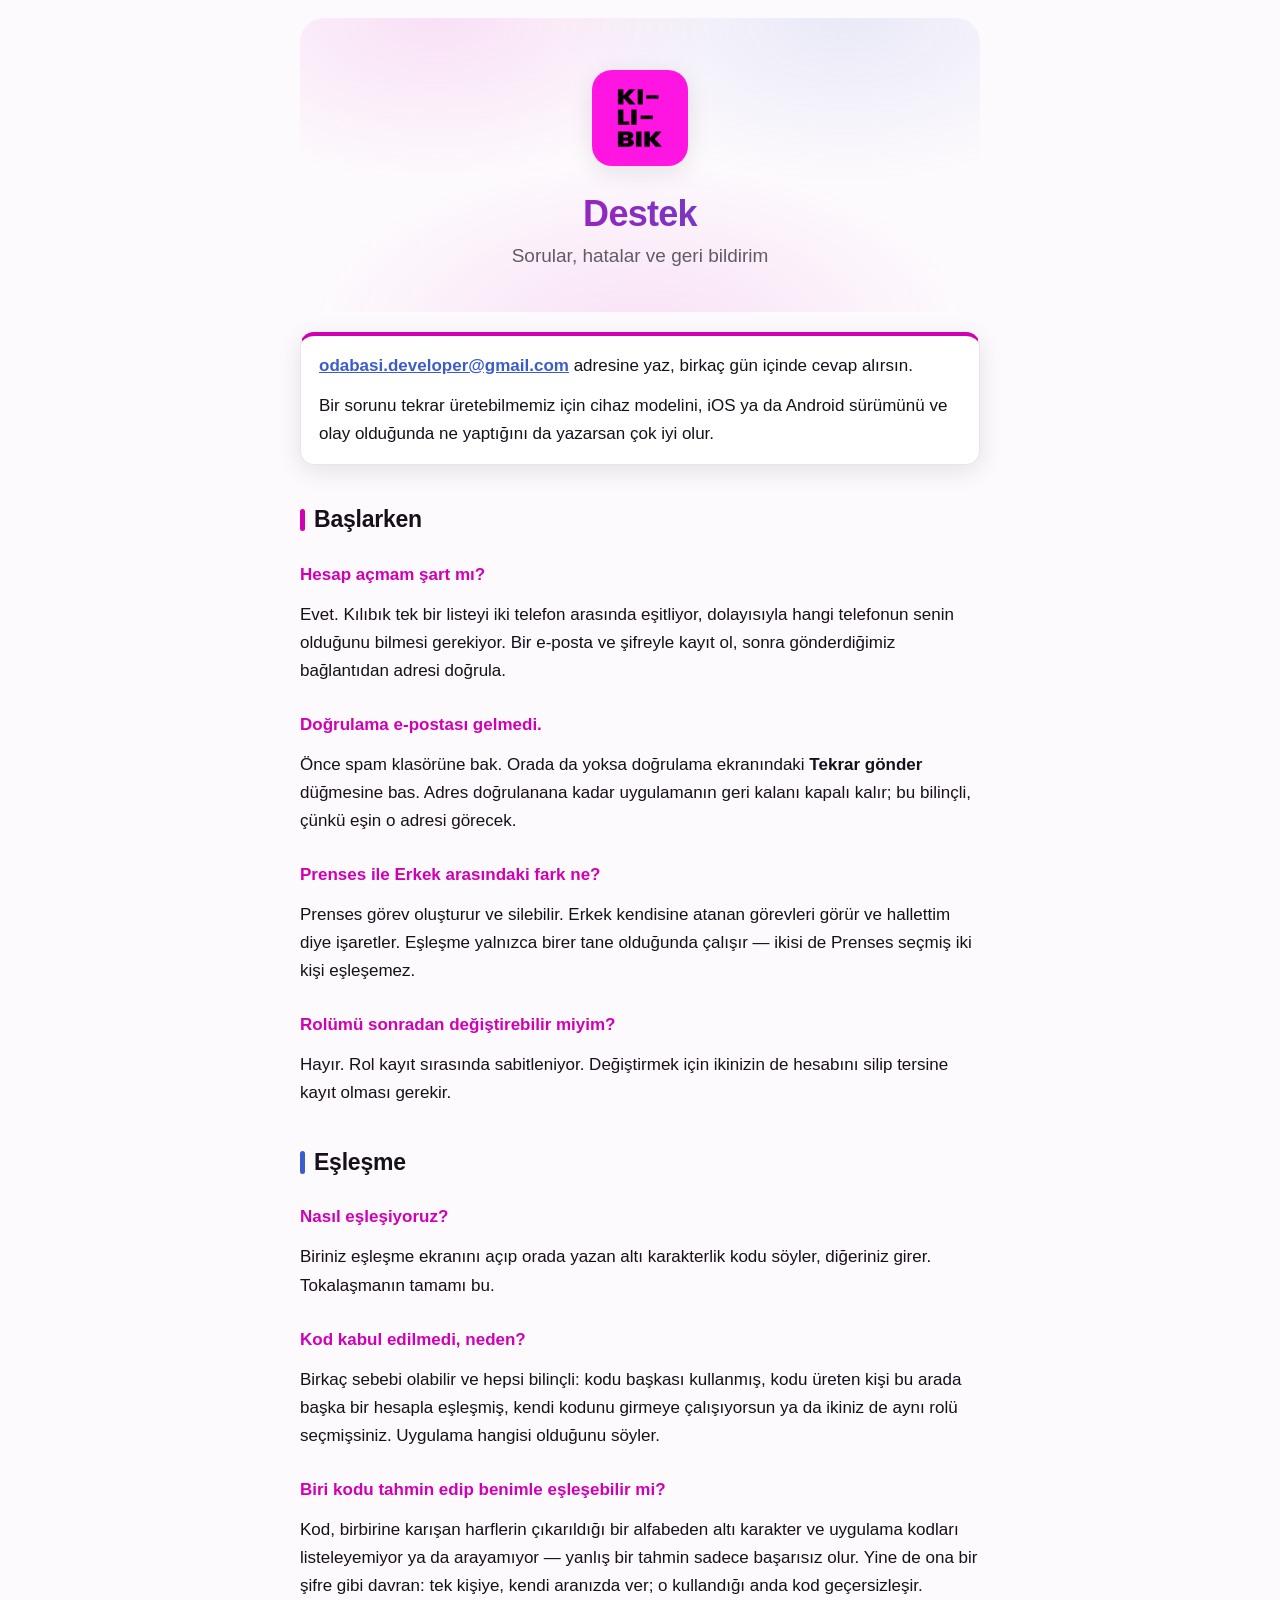
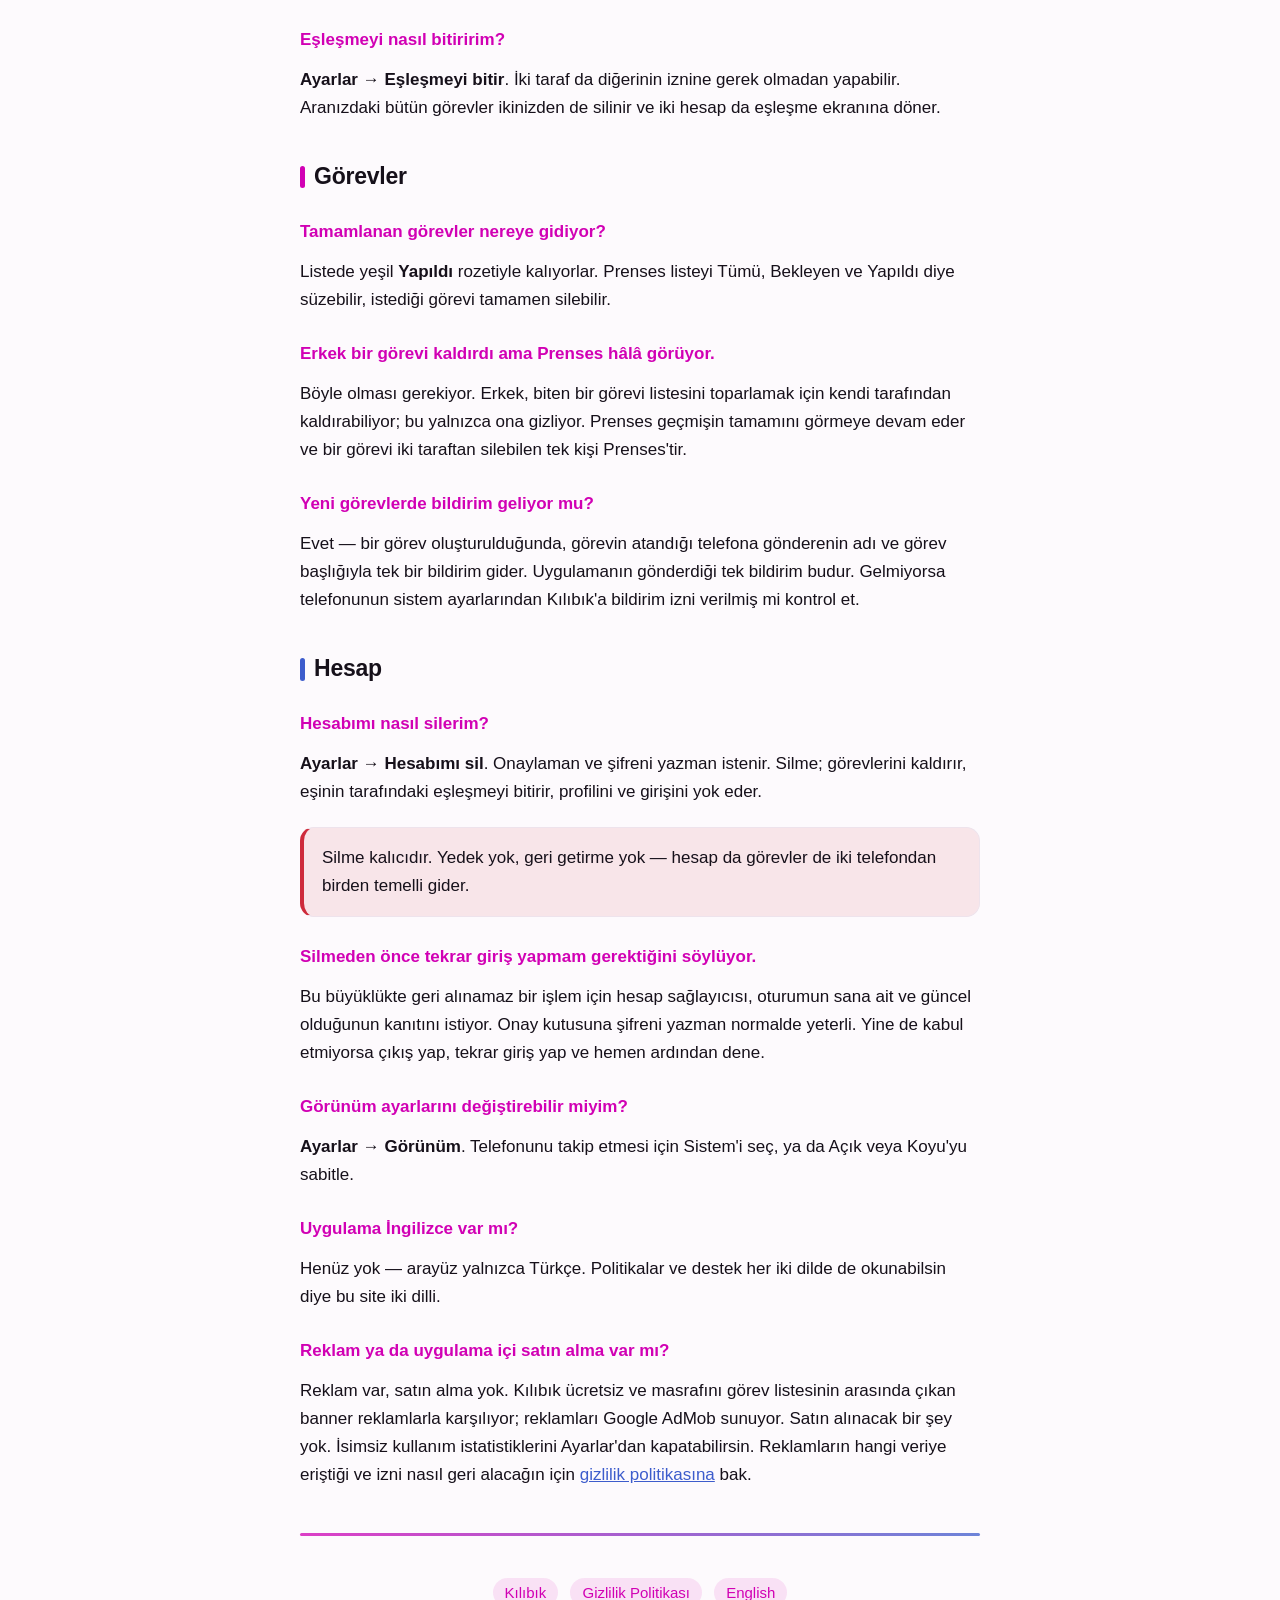
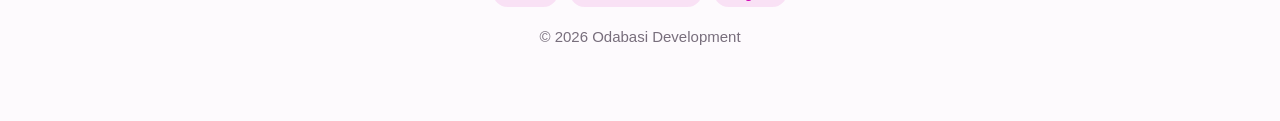
<file: support/index.html>
<!DOCTYPE html>
<html lang="tr">
<head>
<meta charset="utf-8">
<meta name="viewport" content="width=device-width, initial-scale=1">
<title>Kılıbık — Destek</title>
<meta name="description" content="Kılıbık için yardım ve iletişim: eşleşme, davet kodları, bildirimler, eşleşmeyi bitirme ve hesap silme.">
<link rel="icon" href="../assets/logo.png">
<link rel="stylesheet" href="../assets/style.css">
<link rel="alternate" hreflang="en" href="https://nodabasi.github.io/kilibik-app/en/support/">
<link rel="alternate" hreflang="tr" href="https://nodabasi.github.io/kilibik-app/support/">
</head>
<body>
<div class="wrap">

<header>
  <img src="../assets/logo.png" alt="Kılıbık">
  <h1>Destek</h1>
  <p class="tagline">Sorular, hatalar ve geri bildirim</p>
</header>

<div class="contact">
  <p><a href="mailto:odabasi.developer@gmail.com">odabasi.developer@gmail.com</a>
  adresine yaz, birkaç gün içinde cevap alırsın.</p>
  <p>Bir sorunu tekrar üretebilmemiz için cihaz modelini, iOS ya da Android sürümünü ve
  olay olduğunda ne yaptığını da yazarsan çok iyi olur.</p>
</div>

<h2>Başlarken</h2>

<h3>Hesap açmam şart mı?</h3>
<p>Evet. Kılıbık tek bir listeyi iki telefon arasında eşitliyor, dolayısıyla hangi
telefonun senin olduğunu bilmesi gerekiyor. Bir e-posta ve şifreyle kayıt ol, sonra
gönderdiğimiz bağlantıdan adresi doğrula.</p>

<h3>Doğrulama e-postası gelmedi.</h3>
<p>Önce spam klasörüne bak. Orada da yoksa doğrulama ekranındaki <b>Tekrar gönder</b>
düğmesine bas. Adres doğrulanana kadar uygulamanın geri kalanı kapalı kalır; bu bilinçli,
çünkü eşin o adresi görecek.</p>

<h3>Prenses ile Erkek arasındaki fark ne?</h3>
<p>Prenses görev oluşturur ve silebilir. Erkek kendisine atanan görevleri görür ve
hallettim diye işaretler. Eşleşme yalnızca birer tane olduğunda çalışır — ikisi de Prenses
seçmiş iki kişi eşleşemez.</p>

<h3>Rolümü sonradan değiştirebilir miyim?</h3>
<p>Hayır. Rol kayıt sırasında sabitleniyor. Değiştirmek için ikinizin de hesabını silip
tersine kayıt olması gerekir.</p>

<h2>Eşleşme</h2>

<h3>Nasıl eşleşiyoruz?</h3>
<p>Biriniz eşleşme ekranını açıp orada yazan altı karakterlik kodu söyler, diğeriniz
girer. Tokalaşmanın tamamı bu.</p>

<h3>Kod kabul edilmedi, neden?</h3>
<p>Birkaç sebebi olabilir ve hepsi bilinçli: kodu başkası kullanmış, kodu üreten kişi bu
arada başka bir hesapla eşleşmiş, kendi kodunu girmeye çalışıyorsun ya da ikiniz de aynı
rolü seçmişsiniz. Uygulama hangisi olduğunu söyler.</p>

<h3>Biri kodu tahmin edip benimle eşleşebilir mi?</h3>
<p>Kod, birbirine karışan harflerin çıkarıldığı bir alfabeden altı karakter ve uygulama
kodları listeleyemiyor ya da arayamıyor — yanlış bir tahmin sadece başarısız olur. Yine de
ona bir şifre gibi davran: tek kişiye, kendi aranızda ver; o kullandığı anda kod
geçersizleşir.</p>

<h3>Eşleşmeyi nasıl bitiririm?</h3>
<p><b>Ayarlar</b> → <b>Eşleşmeyi bitir</b>. İki taraf da diğerinin iznine gerek olmadan
yapabilir. Aranızdaki bütün görevler ikinizden de silinir ve iki hesap da eşleşme ekranına
döner.</p>

<h2>Görevler</h2>

<h3>Tamamlanan görevler nereye gidiyor?</h3>
<p>Listede yeşil <b>Yapıldı</b> rozetiyle kalıyorlar. Prenses listeyi Tümü, Bekleyen ve
Yapıldı diye süzebilir, istediği görevi tamamen silebilir.</p>

<h3>Erkek bir görevi kaldırdı ama Prenses hâlâ görüyor.</h3>
<p>Böyle olması gerekiyor. Erkek, biten bir görevi listesini toparlamak için kendi
tarafından kaldırabiliyor; bu yalnızca ona gizliyor. Prenses geçmişin tamamını görmeye
devam eder ve bir görevi iki taraftan silebilen tek kişi Prenses'tir.</p>

<h3>Yeni görevlerde bildirim geliyor mu?</h3>
<p>Evet — bir görev oluşturulduğunda, görevin atandığı telefona gönderenin adı ve görev
başlığıyla tek bir bildirim gider. Uygulamanın gönderdiği tek bildirim budur. Gelmiyorsa
telefonunun sistem ayarlarından Kılıbık'a bildirim izni verilmiş mi kontrol et.</p>

<h2>Hesap</h2>

<h3>Hesabımı nasıl silerim?</h3>
<p><b>Ayarlar</b> → <b>Hesabımı sil</b>. Onaylaman ve şifreni yazman istenir. Silme;
görevlerini kaldırır, eşinin tarafındaki eşleşmeyi bitirir, profilini ve girişini yok
eder.</p>

<div class="notice">
  <p>Silme kalıcıdır. Yedek yok, geri getirme yok — hesap da görevler de iki telefondan
  birden temelli gider.</p>
</div>

<h3>Silmeden önce tekrar giriş yapmam gerektiğini söylüyor.</h3>
<p>Bu büyüklükte geri alınamaz bir işlem için hesap sağlayıcısı, oturumun sana ait ve
güncel olduğunun kanıtını istiyor. Onay kutusuna şifreni yazman normalde yeterli. Yine de
kabul etmiyorsa çıkış yap, tekrar giriş yap ve hemen ardından dene.</p>

<h3>Görünüm ayarlarını değiştirebilir miyim?</h3>
<p><b>Ayarlar</b> → <b>Görünüm</b>. Telefonunu takip etmesi için Sistem'i seç, ya da Açık
veya Koyu'yu sabitle.</p>

<h3>Uygulama İngilizce var mı?</h3>
<p>Henüz yok — arayüz yalnızca Türkçe. Politikalar ve destek her iki dilde de okunabilsin
diye bu site iki dilli.</p>

<h3>Reklam ya da uygulama içi satın alma var mı?</h3>
<p>Reklam var, satın alma yok. Kılıbık ücretsiz ve masrafını görev listesinin arasında
çıkan banner reklamlarla karşılıyor; reklamları Google AdMob sunuyor. Satın alınacak bir
şey yok. İsimsiz kullanım istatistiklerini Ayarlar'dan kapatabilirsin. Reklamların hangi veriye eriştiği ve izni nasıl geri
alacağın için <a href="../privacy/">gizlilik politikasına</a> bak.</p>

<hr>
<footer>
  <a href="../">Kılıbık</a>
  <a href="../privacy/">Gizlilik Politikası</a>
  <a href="../en/support/" hreflang="en">English</a>
  <div class="copyright">© 2026 Odabasi Development</div>
</footer>

</div>
</body>
</html>
</file>
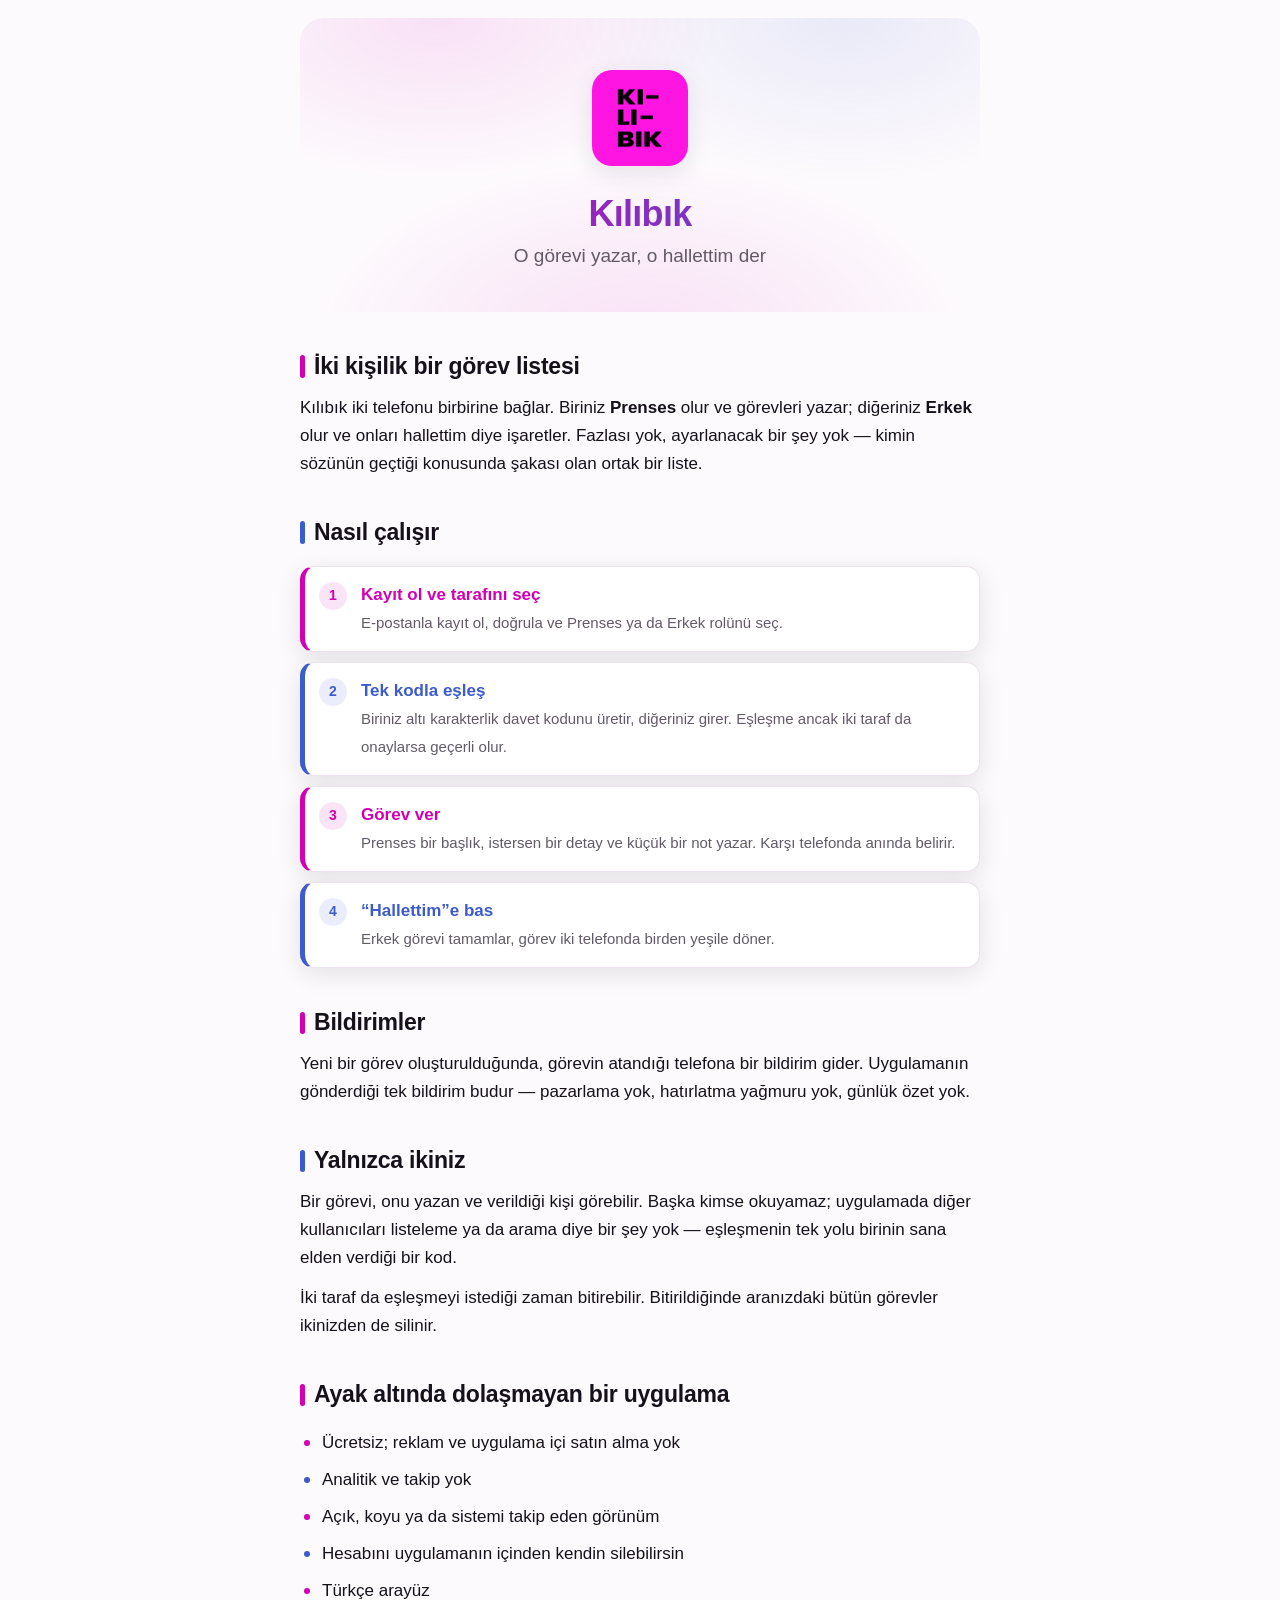
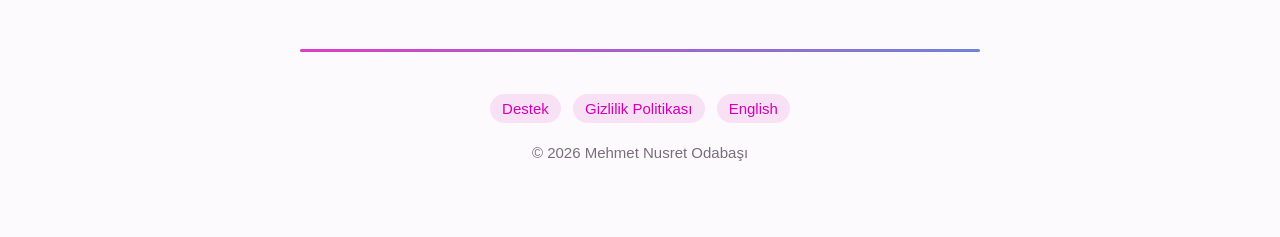
<file: tr/index.html>
<!DOCTYPE html>
<html lang="tr">
<head>
<meta charset="utf-8">
<meta name="viewport" content="width=device-width, initial-scale=1">
<title>Kılıbık — İki kişilik görev listesi</title>
<meta name="description" content="Kılıbık iki telefonu tek kodla eşleştirir. Biri görevi yazar, diğeri hallettim der. Ücretsiz, reklamsız ve listeyi yalnızca ikiniz görürsünüz.">
<link rel="icon" href="../assets/logo.png">
<link rel="stylesheet" href="../assets/style.css">
<link rel="alternate" hreflang="en" href="https://nodabasi.github.io/kilibik/">
<link rel="alternate" hreflang="tr" href="https://nodabasi.github.io/kilibik/tr/">
</head>
<body>
<div class="wrap">

<header>
  <img src="../assets/logo.png" alt="Kılıbık">
  <h1>Kılıbık</h1>
  <p class="tagline">O görevi yazar, o hallettim der</p>
</header>

<h2>İki kişilik bir görev listesi</h2>
<p>Kılıbık iki telefonu birbirine bağlar. Biriniz <b>Prenses</b> olur ve görevleri
yazar; diğeriniz <b>Erkek</b> olur ve onları hallettim diye işaretler. Fazlası yok,
ayarlanacak bir şey yok — kimin sözünün geçtiği konusunda şakası olan ortak bir liste.</p>

<h2>Nasıl çalışır</h2>
<ul class="steps">
  <li><b>Kayıt ol ve tarafını seç</b><span>E-postanla kayıt ol, doğrula ve Prenses ya da Erkek rolünü seç.</span></li>
  <li><b>Tek kodla eşleş</b><span>Biriniz altı karakterlik davet kodunu üretir, diğeriniz girer. Eşleşme ancak iki taraf da onaylarsa geçerli olur.</span></li>
  <li><b>Görev ver</b><span>Prenses bir başlık, istersen bir detay ve küçük bir not yazar. Karşı telefonda anında belirir.</span></li>
  <li><b>“Hallettim”e bas</b><span>Erkek görevi tamamlar, görev iki telefonda birden yeşile döner.</span></li>
</ul>

<h2>Bildirimler</h2>
<p>Yeni bir görev oluşturulduğunda, görevin atandığı telefona bir bildirim gider.
Uygulamanın gönderdiği tek bildirim budur — pazarlama yok, hatırlatma yağmuru yok, günlük
özet yok.</p>

<h2>Yalnızca ikiniz</h2>
<p>Bir görevi, onu yazan ve verildiği kişi görebilir. Başka kimse okuyamaz; uygulamada
diğer kullanıcıları listeleme ya da arama diye bir şey yok — eşleşmenin tek yolu birinin
sana elden verdiği bir kod.</p>
<p>İki taraf da eşleşmeyi istediği zaman bitirebilir. Bitirildiğinde aranızdaki bütün
görevler ikinizden de silinir.</p>

<h2>Ayak altında dolaşmayan bir uygulama</h2>
<ul class="plain">
  <li>Ücretsiz; reklam ve uygulama içi satın alma yok</li>
  <li>Analitik ve takip yok</li>
  <li>Açık, koyu ya da sistemi takip eden görünüm</li>
  <li>Hesabını uygulamanın içinden kendin silebilirsin</li>
  <li>Türkçe arayüz</li>
</ul>

<hr>
<footer>
  <a href="support/">Destek</a>
  <a href="privacy/">Gizlilik Politikası</a>
  <a href="../" hreflang="en">English</a>
  <div class="copyright">© 2026 Mehmet Nusret Odabaşı</div>
</footer>

</div>
</body>
</html>
</file>
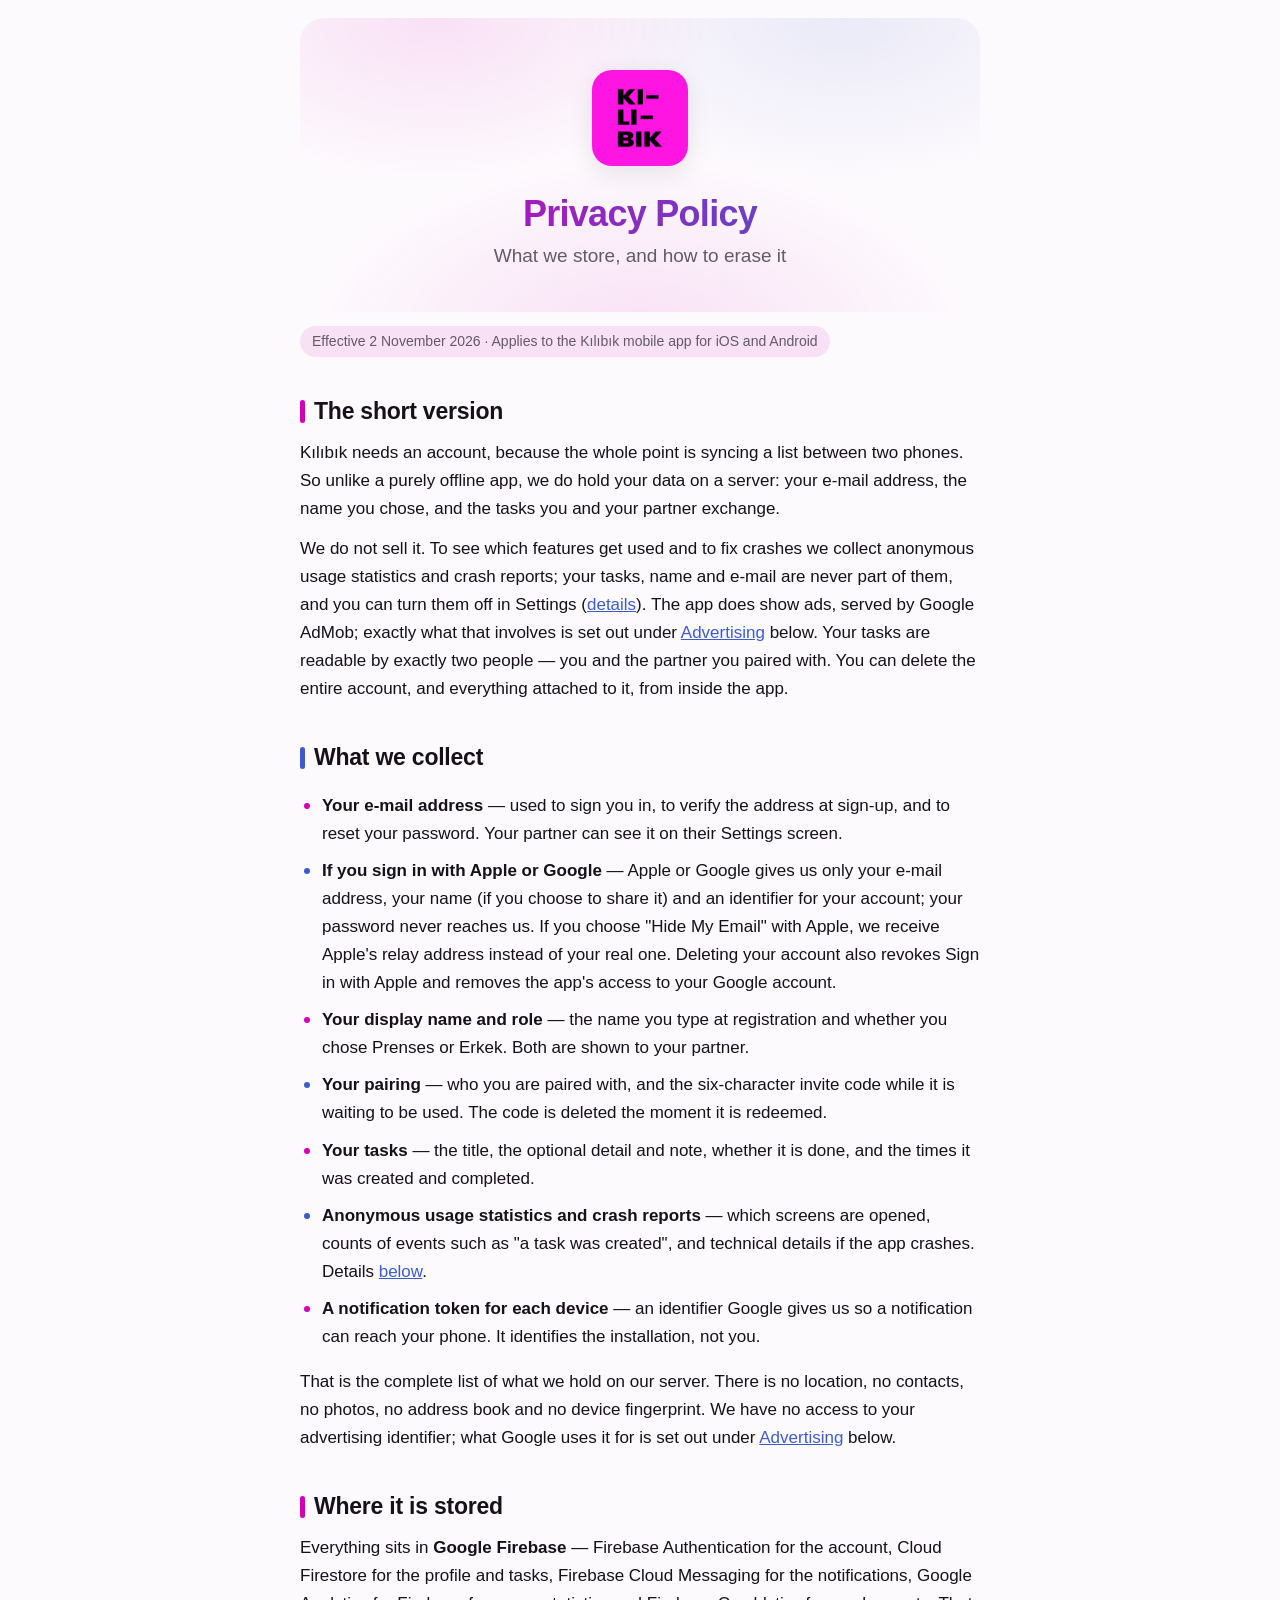
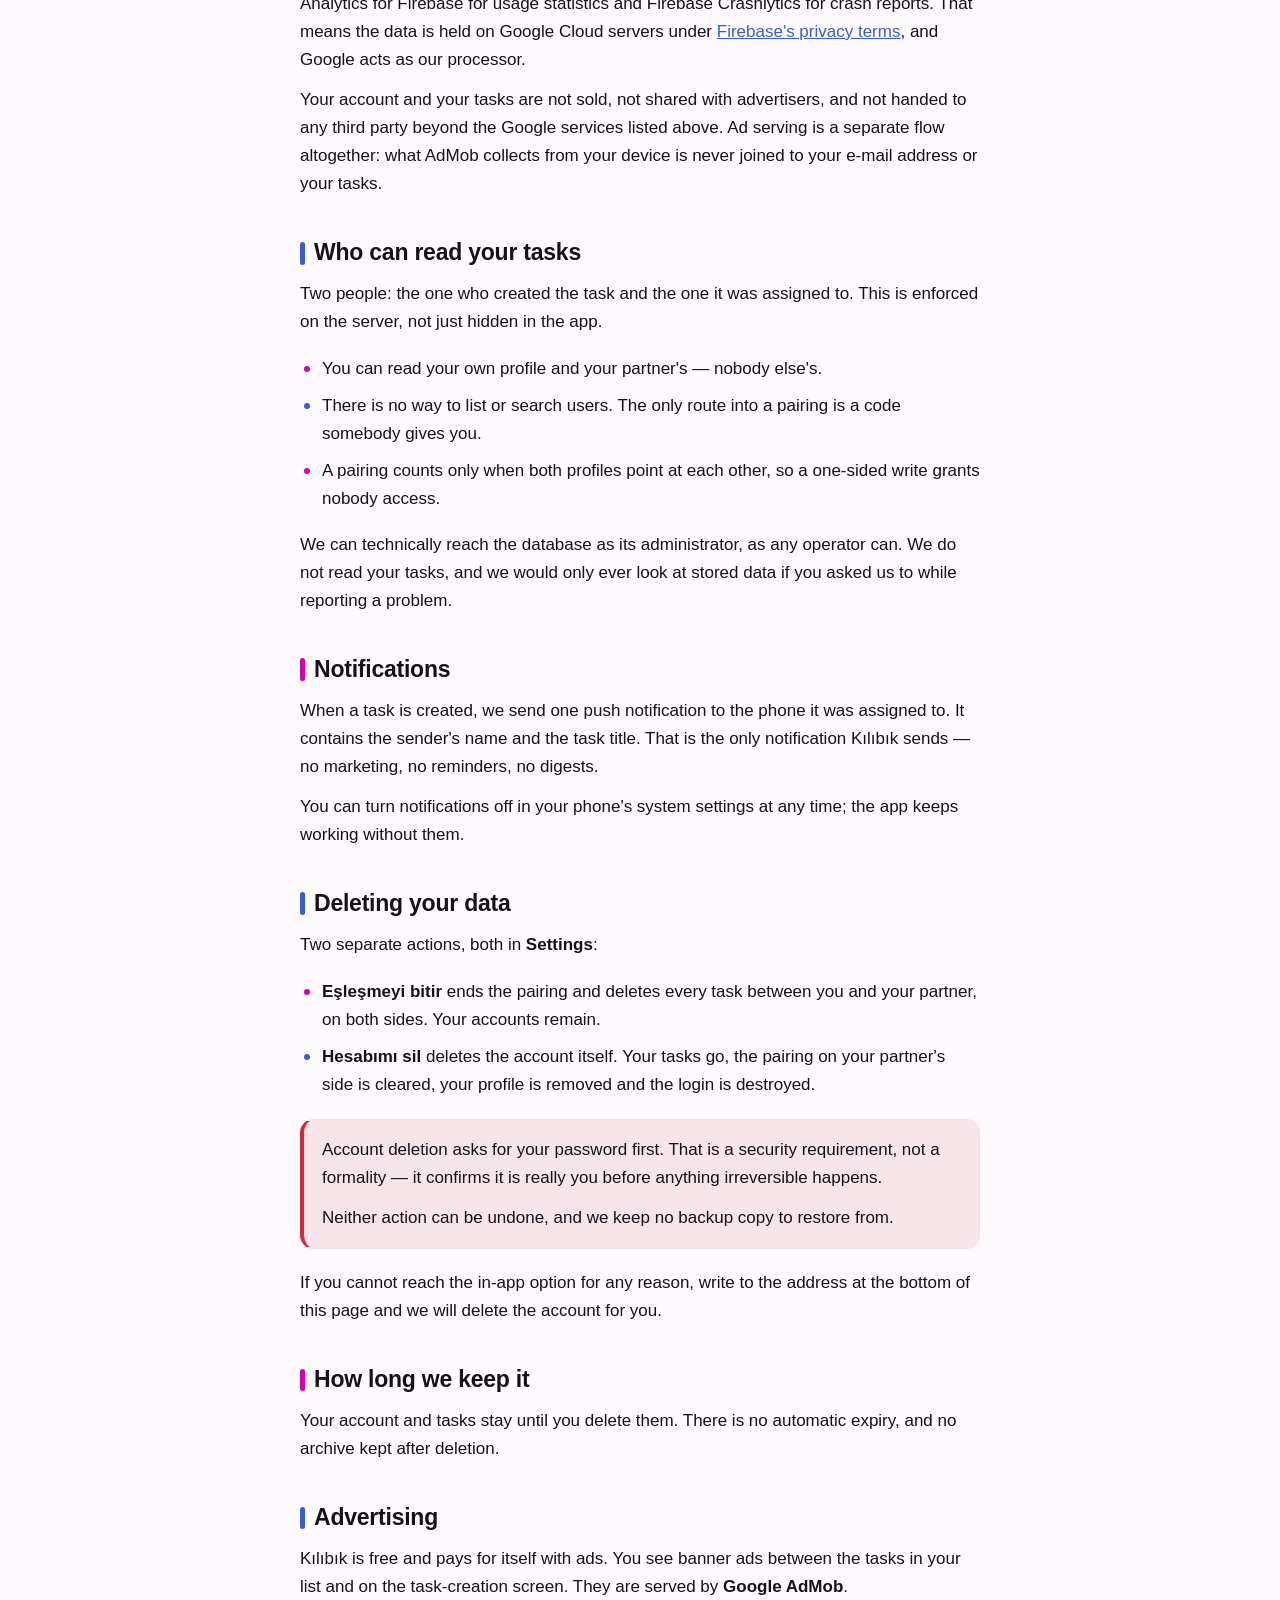
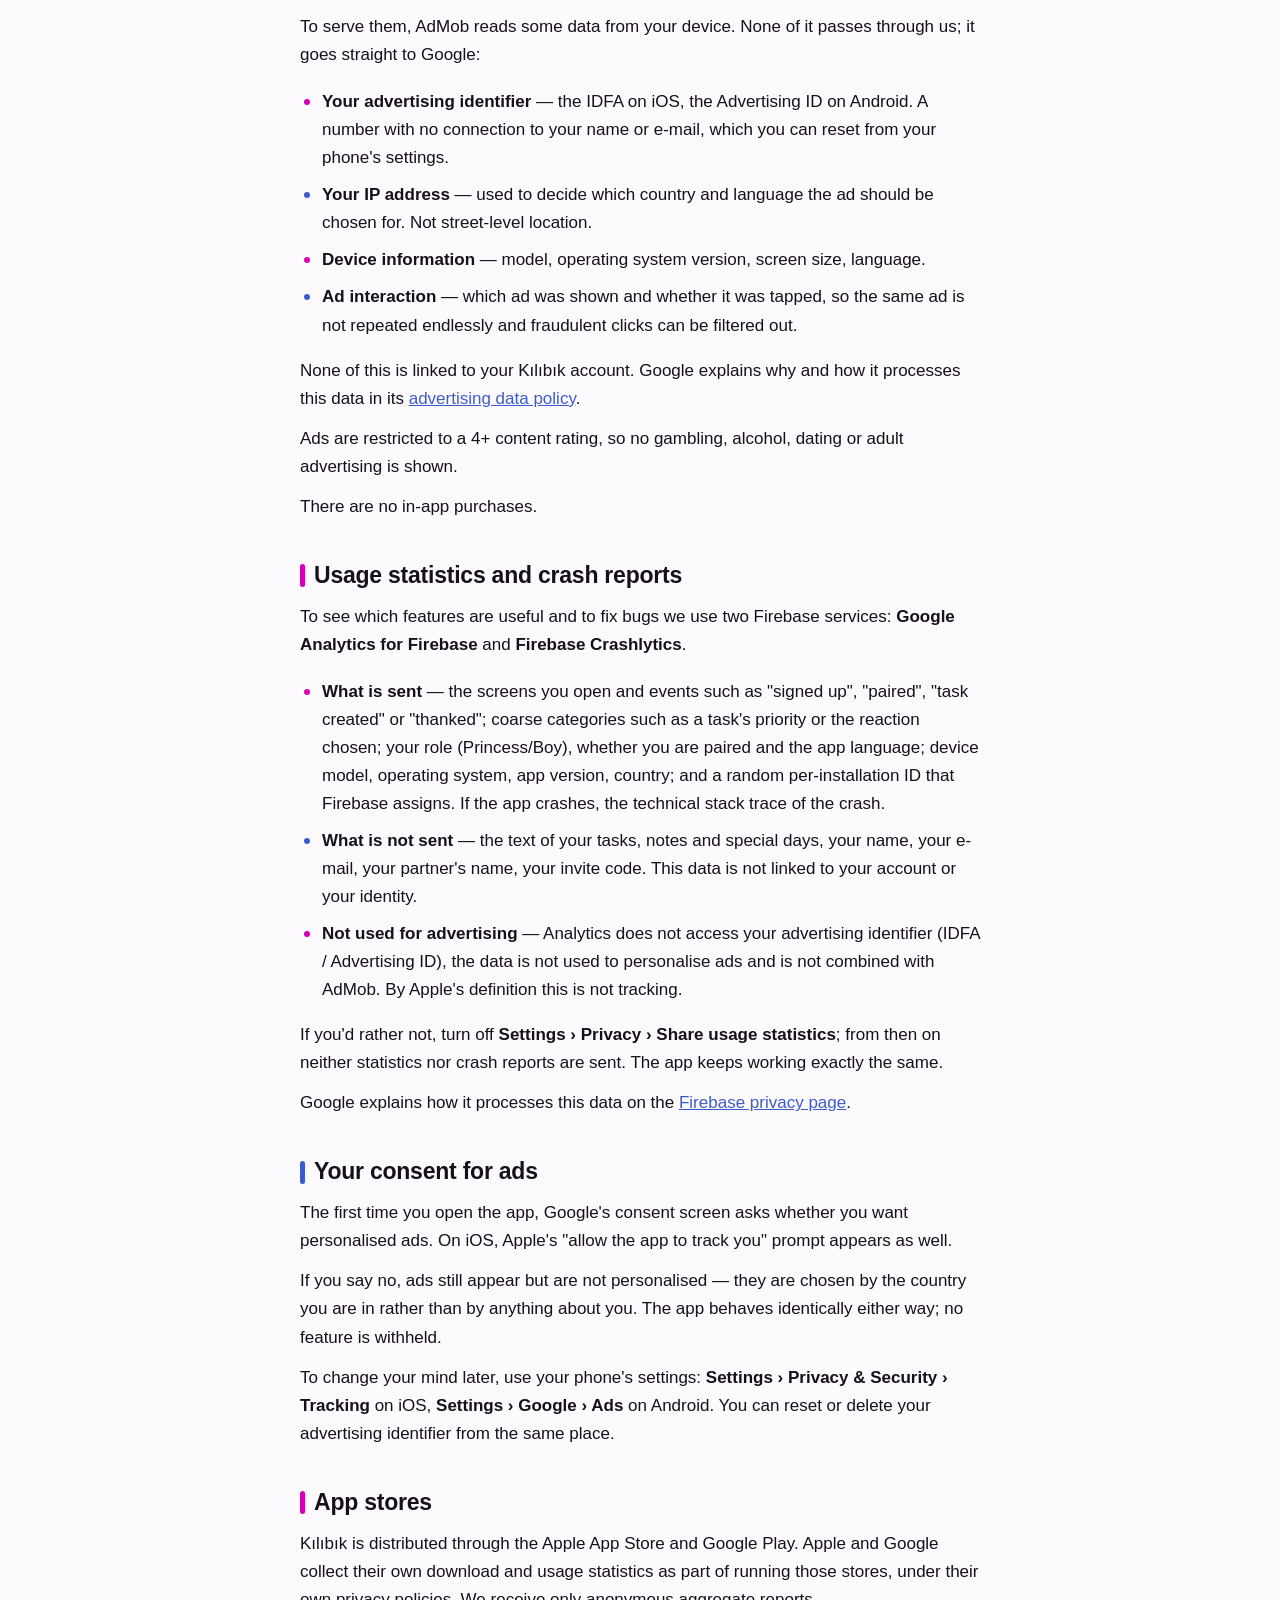
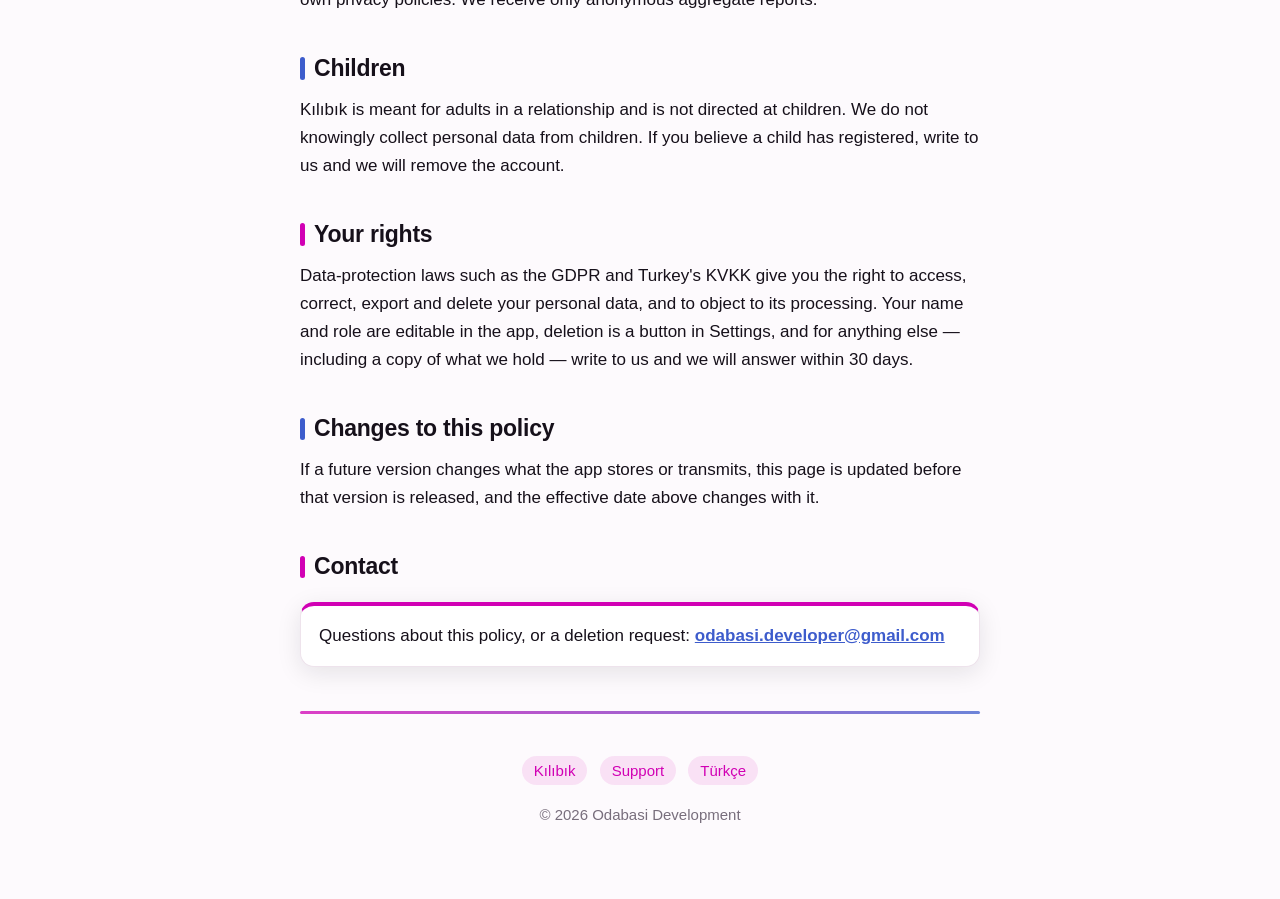
<file: en/privacy/index.html>
<!DOCTYPE html>
<html lang="en">
<head>
<meta charset="utf-8">
<meta name="viewport" content="width=device-width, initial-scale=1">
<title>Kılıbık — Privacy Policy</title>
<meta name="description" content="What Kılıbık stores, where it is stored, who can read it, and how to delete your account and every task with it.">
<link rel="icon" href="../../assets/logo.png">
<link rel="stylesheet" href="../../assets/style.css">
<link rel="alternate" hreflang="en" href="https://nodabasi.github.io/kilibik-app/en/privacy/">
<link rel="alternate" hreflang="tr" href="https://nodabasi.github.io/kilibik-app/privacy/">
</head>
<body>
<div class="wrap">

<header>
  <img src="../../assets/logo.png" alt="Kılıbık">
  <h1>Privacy Policy</h1>
  <p class="tagline">What we store, and how to erase it</p>
</header>

<p class="meta">Effective 2 November 2026 · Applies to the Kılıbık mobile app for iOS
and Android</p>

<h2>The short version</h2>
<p>Kılıbık needs an account, because the whole point is syncing a list between two
phones. So unlike a purely offline app, we do hold your data on a server: your e-mail
address, the name you chose, and the tasks you and your partner exchange.</p>
<p>We do not sell it. To see which features get used and to fix crashes we collect
anonymous usage statistics and crash reports; your tasks, name and e-mail are never part
of them, and you can turn them off in Settings (<a href="#analytics">details</a>). The app
does show ads, served by Google AdMob; exactly what that involves is set out under
<a href="#ads">Advertising</a> below. Your tasks are readable by exactly two people — you
and the partner you paired with. You can delete the entire account, and everything
attached to it, from inside the app.</p>

<h2>What we collect</h2>
<ul class="plain">
  <li><b>Your e-mail address</b> — used to sign you in, to verify the address at sign-up,
  and to reset your password. Your partner can see it on their Settings screen.</li>
  <li><b>If you sign in with Apple or Google</b> — Apple or Google gives us only your
  e-mail address, your name (if you choose to share it) and an identifier for your
  account; your password never reaches us. If you choose "Hide My Email" with Apple, we
  receive Apple's relay address instead of your real one. Deleting your account also
  revokes Sign in with Apple and removes the app's access to your Google account.</li>
  <li><b>Your display name and role</b> — the name you type at registration and whether
  you chose Prenses or Erkek. Both are shown to your partner.</li>
  <li><b>Your pairing</b> — who you are paired with, and the six-character invite code
  while it is waiting to be used. The code is deleted the moment it is redeemed.</li>
  <li><b>Your tasks</b> — the title, the optional detail and note, whether it is done, and
  the times it was created and completed.</li>
  <li><b>Anonymous usage statistics and crash reports</b> — which screens are opened,
  counts of events such as "a task was created", and technical details if the app
  crashes. Details <a href="#analytics">below</a>.</li>
  <li><b>A notification token for each device</b> — an identifier Google gives us so a
  notification can reach your phone. It identifies the installation, not you.</li>
</ul>
<p>That is the complete list of what we hold on our server. There is no location, no
contacts, no photos, no address book and no device fingerprint. We have no access to your
advertising identifier; what Google uses it for is set out under
<a href="#ads">Advertising</a> below.</p>

<h2>Where it is stored</h2>
<p>Everything sits in <b>Google Firebase</b> — Firebase Authentication for the account,
Cloud Firestore for the profile and tasks, Firebase Cloud Messaging for the
notifications, Google Analytics for Firebase for usage statistics and Firebase
Crashlytics for crash reports. That means the data is held on Google Cloud servers under
<a href="https://firebase.google.com/support/privacy">Firebase's privacy terms</a>, and
Google acts as our processor.</p>
<p>Your account and your tasks are not sold, not shared with advertisers, and not handed to
any third party beyond the Google services listed above. Ad serving is a separate flow
altogether: what AdMob collects from your device is never joined to your e-mail address or
your tasks.</p>

<h2>Who can read your tasks</h2>
<p>Two people: the one who created the task and the one it was assigned to. This is
enforced on the server, not just hidden in the app.</p>
<ul class="plain">
  <li>You can read your own profile and your partner's — nobody else's.</li>
  <li>There is no way to list or search users. The only route into a pairing is a code
  somebody gives you.</li>
  <li>A pairing counts only when both profiles point at each other, so a one-sided write
  grants nobody access.</li>
</ul>
<p>We can technically reach the database as its administrator, as any operator can. We do
not read your tasks, and we would only ever look at stored data if you asked us to while
reporting a problem.</p>

<h2>Notifications</h2>
<p>When a task is created, we send one push notification to the phone it was assigned to.
It contains the sender's name and the task title. That is the only notification Kılıbık
sends — no marketing, no reminders, no digests.</p>
<p>You can turn notifications off in your phone's system settings at any time; the app
keeps working without them.</p>

<h2>Deleting your data</h2>
<p>Two separate actions, both in <b>Settings</b>:</p>
<ul class="plain">
  <li><b>Eşleşmeyi bitir</b> ends the pairing and deletes every task between you and your
  partner, on both sides. Your accounts remain.</li>
  <li><b>Hesabımı sil</b> deletes the account itself. Your tasks go, the pairing on your
  partner's side is cleared, your profile is removed and the login is destroyed.</li>
</ul>
<div class="notice">
  <p>Account deletion asks for your password first. That is a security requirement, not a
  formality — it confirms it is really you before anything irreversible happens.</p>
  <p>Neither action can be undone, and we keep no backup copy to restore from.</p>
</div>
<p>If you cannot reach the in-app option for any reason, write to the address at the
bottom of this page and we will delete the account for you.</p>

<h2>How long we keep it</h2>
<p>Your account and tasks stay until you delete them. There is no automatic expiry, and
no archive kept after deletion.</p>

<h2 id="ads">Advertising</h2>
<p>Kılıbık is free and pays for itself with ads. You see banner ads between the tasks in
your list and on the task-creation screen. They are served by <b>Google AdMob</b>.</p>
<p>To serve them, AdMob reads some data from your device. None of it passes through us; it
goes straight to Google:</p>
<ul class="plain">
  <li><b>Your advertising identifier</b> — the IDFA on iOS, the Advertising ID on Android.
  A number with no connection to your name or e-mail, which you can reset from your
  phone's settings.</li>
  <li><b>Your IP address</b> — used to decide which country and language the ad should be
  chosen for. Not street-level location.</li>
  <li><b>Device information</b> — model, operating system version, screen size,
  language.</li>
  <li><b>Ad interaction</b> — which ad was shown and whether it was tapped, so the same ad
  is not repeated endlessly and fraudulent clicks can be filtered out.</li>
</ul>
<p>None of this is linked to your Kılıbık account. Google explains why and how it
processes this data in its
<a href="https://business.safety.google/adsprocessing/">advertising data policy</a>.</p>
<p>Ads are restricted to a 4+ content rating, so no gambling, alcohol, dating or adult
advertising is shown.</p>
<p>There are no in-app purchases.</p>

<h2 id="analytics">Usage statistics and crash reports</h2>
<p>To see which features are useful and to fix bugs we use two Firebase services:
<b>Google Analytics for Firebase</b> and <b>Firebase Crashlytics</b>.</p>
<ul class="plain">
  <li><b>What is sent</b> — the screens you open and events such as "signed up",
  "paired", "task created" or "thanked"; coarse categories such as a task's priority or
  the reaction chosen; your role (Princess/Boy), whether you are paired and the app
  language; device model, operating system, app version, country; and a random
  per-installation ID that Firebase assigns. If the app crashes, the technical stack
  trace of the crash.</li>
  <li><b>What is not sent</b> — the text of your tasks, notes and special days, your
  name, your e-mail, your partner's name, your invite code. This data is not linked to
  your account or your identity.</li>
  <li><b>Not used for advertising</b> — Analytics does not access your advertising
  identifier (IDFA / Advertising ID), the data is not used to personalise ads and is not
  combined with AdMob. By Apple's definition this is not tracking.</li>
</ul>
<p>If you'd rather not, turn off <b>Settings › Privacy › Share usage statistics</b>; from
then on neither statistics nor crash reports are sent. The app keeps working exactly the
same.</p>
<p>Google explains how it processes this data on the
<a href="https://firebase.google.com/support/privacy">Firebase privacy page</a>.</p>

<h2>Your consent for ads</h2>
<p>The first time you open the app, Google's consent screen asks whether you want
personalised ads. On iOS, Apple's "allow the app to track you" prompt appears as well.</p>
<p>If you say no, ads still appear but are not personalised — they are chosen by the
country you are in rather than by anything about you. The app behaves identically either
way; no feature is withheld.</p>
<p>To change your mind later, use your phone's settings: <b>Settings › Privacy &amp;
Security › Tracking</b> on iOS, <b>Settings › Google › Ads</b> on Android. You can reset
or delete your advertising identifier from the same place.</p>

<h2>App stores</h2>
<p>Kılıbık is distributed through the Apple App Store and Google Play. Apple and Google
collect their own download and usage statistics as part of running those stores, under
their own privacy policies. We receive only anonymous aggregate reports.</p>

<h2>Children</h2>
<p>Kılıbık is meant for adults in a relationship and is not directed at children. We do
not knowingly collect personal data from children. If you believe a child has registered,
write to us and we will remove the account.</p>

<h2>Your rights</h2>
<p>Data-protection laws such as the GDPR and Turkey's KVKK give you the right to access,
correct, export and delete your personal data, and to object to its processing. Your name
and role are editable in the app, deletion is a button in Settings, and for anything else
— including a copy of what we hold — write to us and we will answer within 30 days.</p>

<h2>Changes to this policy</h2>
<p>If a future version changes what the app stores or transmits, this page is updated
before that version is released, and the effective date above changes with it.</p>

<h2>Contact</h2>
<div class="contact">
  <p>Questions about this policy, or a deletion request:
  <a href="mailto:odabasi.developer@gmail.com">odabasi.developer@gmail.com</a></p>
</div>

<hr>
<footer>
  <a href="../">Kılıbık</a>
  <a href="../support/">Support</a>
  <a href="../../privacy/" hreflang="tr">Türkçe</a>
  <div class="copyright">© 2026 Odabasi Development</div>
</footer>

</div>
</body>
</html>
</file>
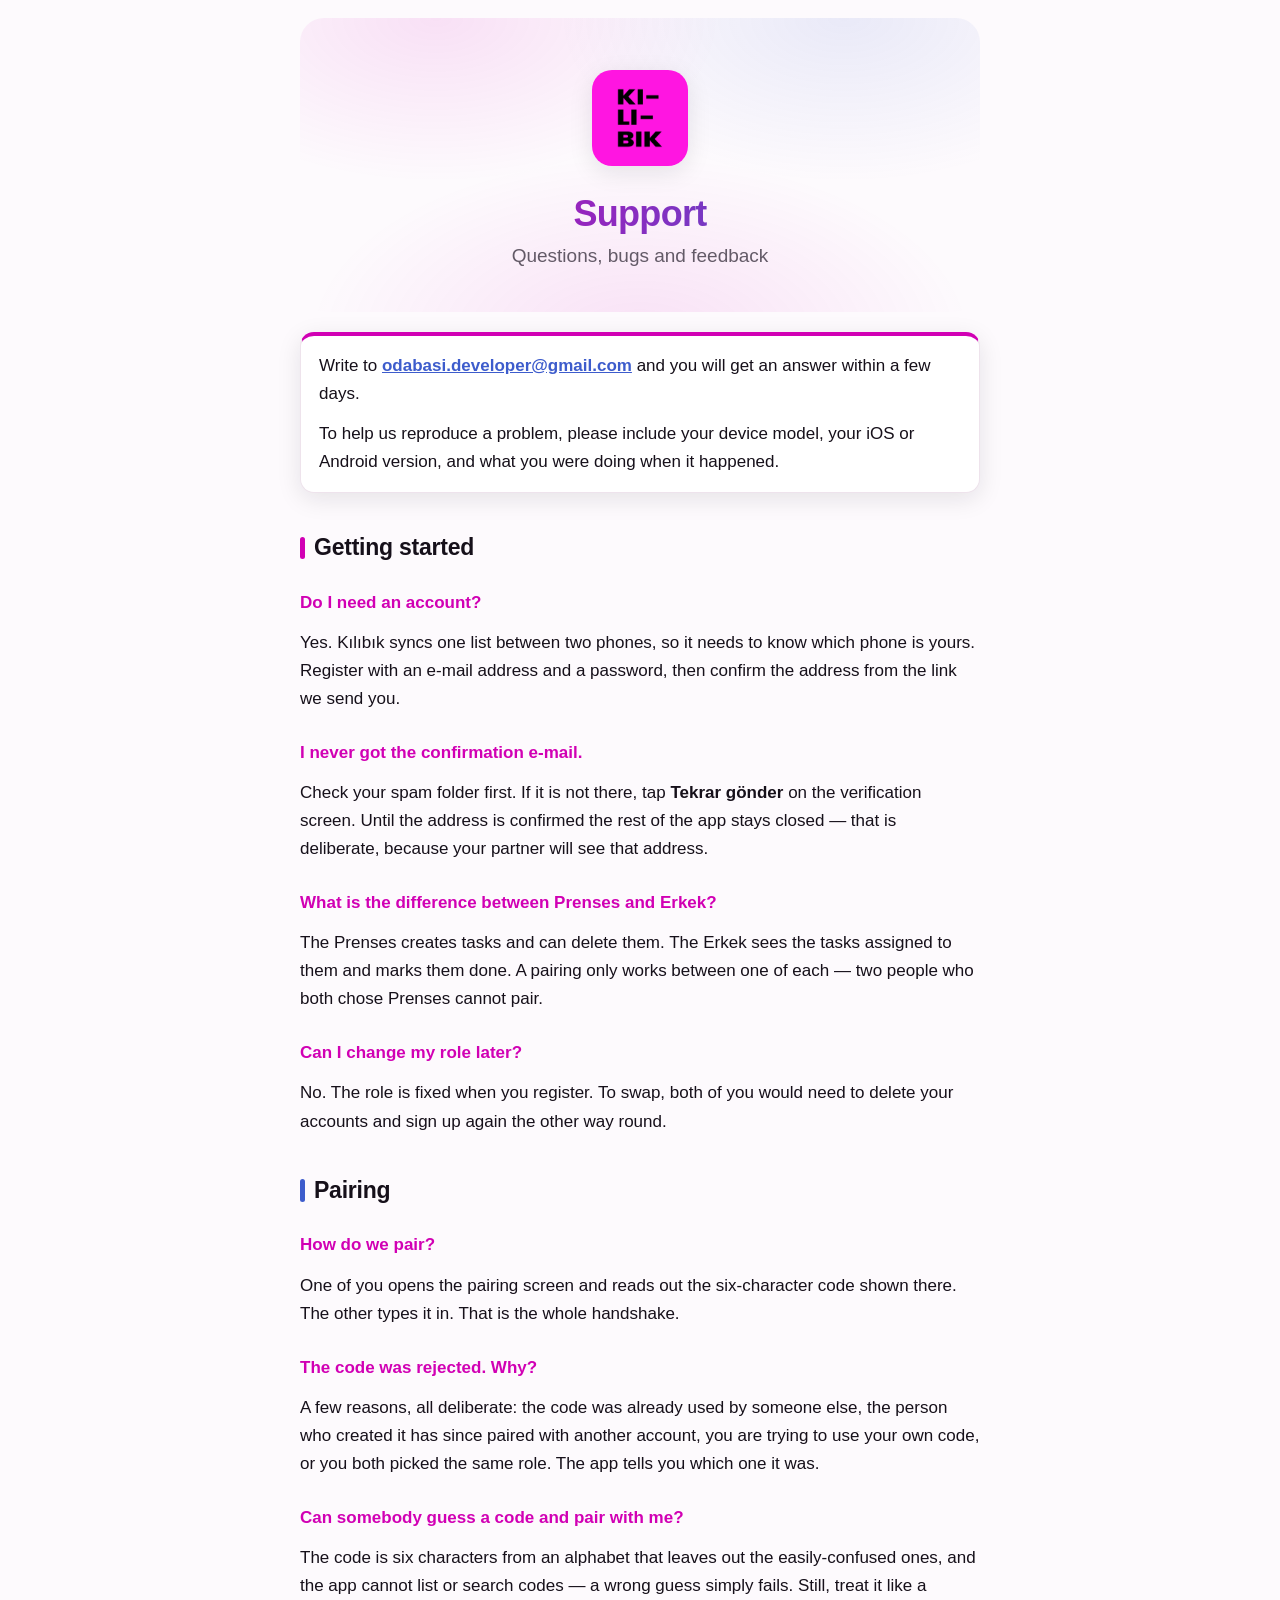
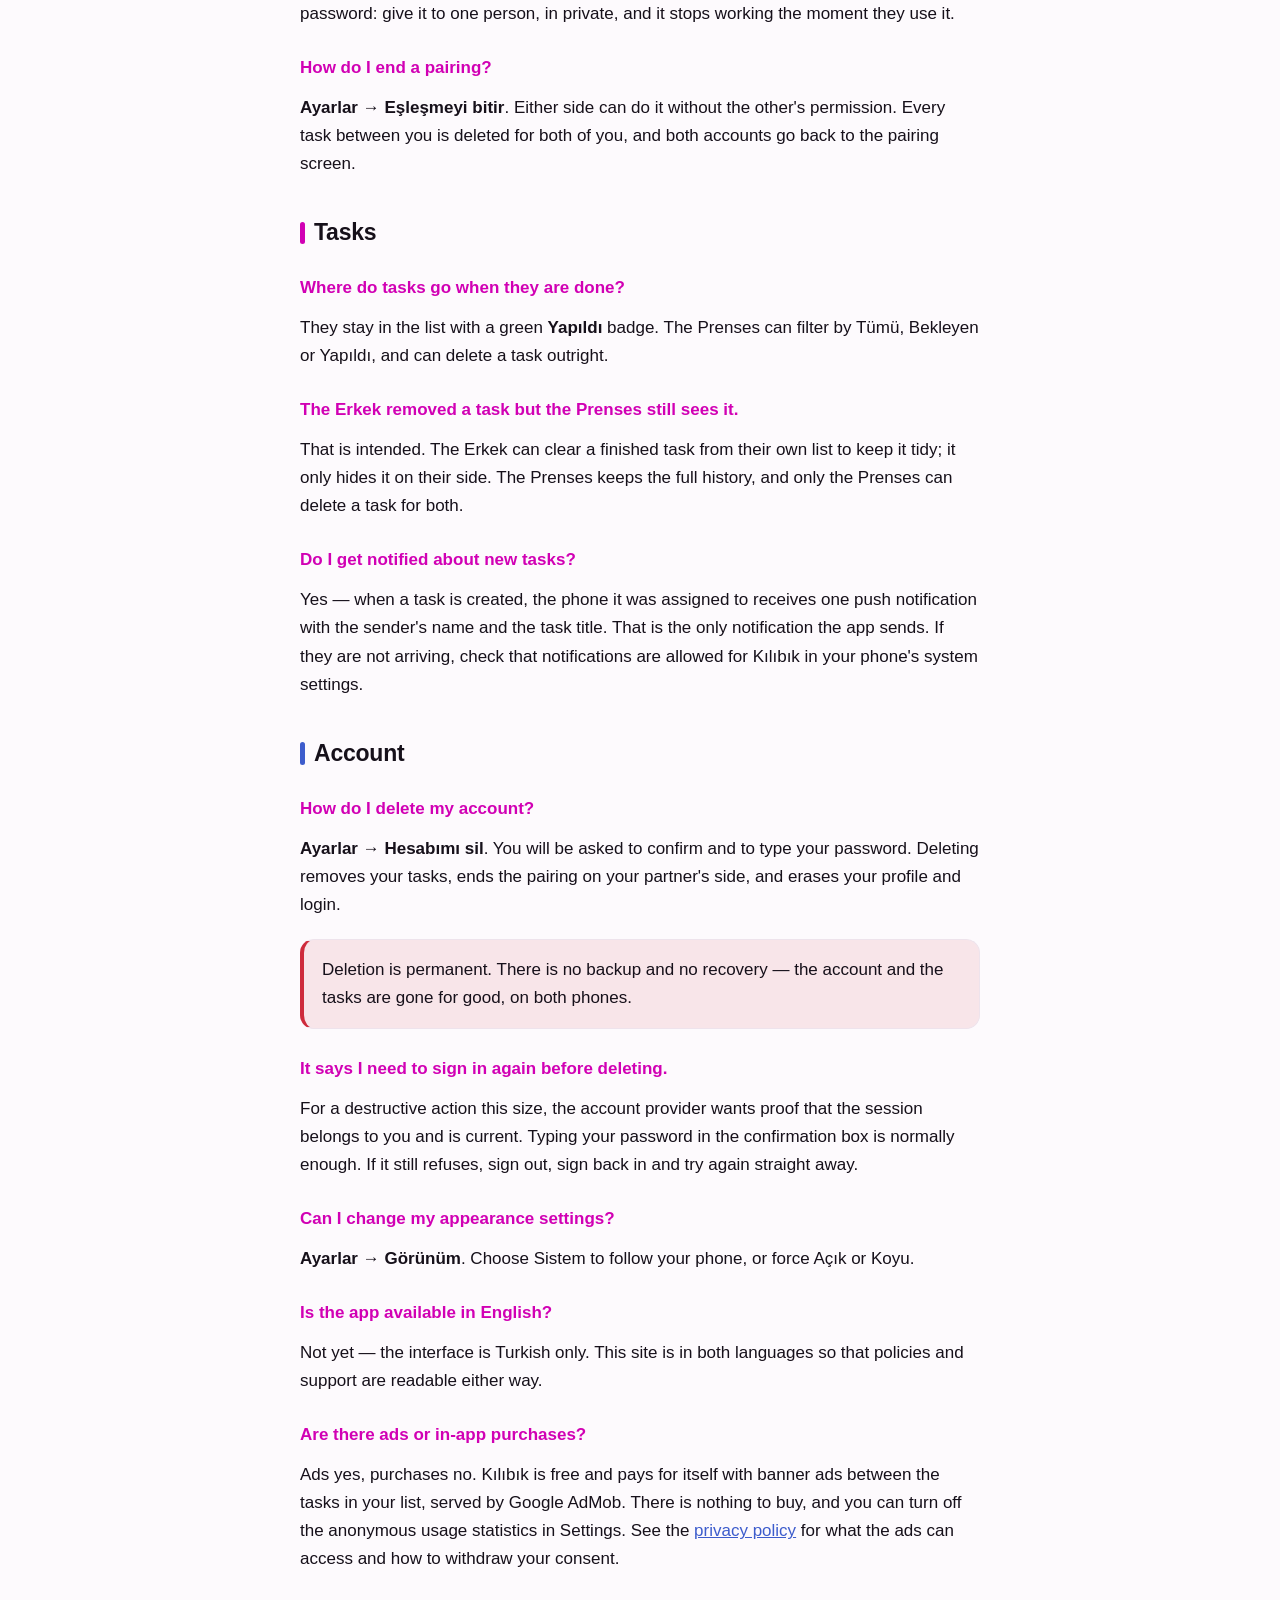
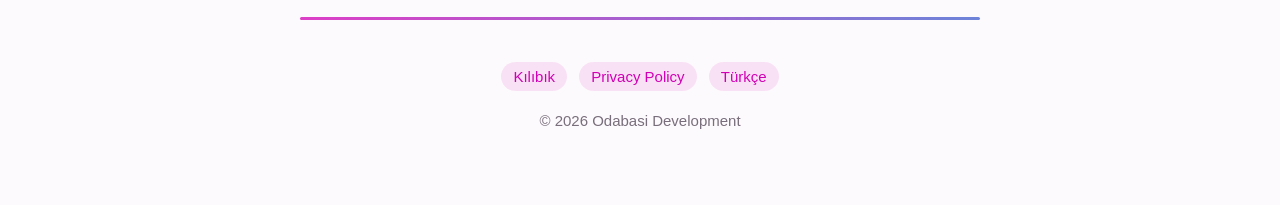
<file: en/support/index.html>
<!DOCTYPE html>
<html lang="en">
<head>
<meta charset="utf-8">
<meta name="viewport" content="width=device-width, initial-scale=1">
<title>Kılıbık — Support</title>
<meta name="description" content="Help and contact for Kılıbık: pairing, invite codes, notifications, ending a pairing and deleting your account.">
<link rel="icon" href="../../assets/logo.png">
<link rel="stylesheet" href="../../assets/style.css">
<link rel="alternate" hreflang="en" href="https://nodabasi.github.io/kilibik-app/en/support/">
<link rel="alternate" hreflang="tr" href="https://nodabasi.github.io/kilibik-app/support/">
</head>
<body>
<div class="wrap">

<header>
  <img src="../../assets/logo.png" alt="Kılıbık">
  <h1>Support</h1>
  <p class="tagline">Questions, bugs and feedback</p>
</header>

<div class="contact">
  <p>Write to <a href="mailto:odabasi.developer@gmail.com">odabasi.developer@gmail.com</a>
  and you will get an answer within a few days.</p>
  <p>To help us reproduce a problem, please include your device model, your iOS or
  Android version, and what you were doing when it happened.</p>
</div>

<h2>Getting started</h2>

<h3>Do I need an account?</h3>
<p>Yes. Kılıbık syncs one list between two phones, so it needs to know which phone is
yours. Register with an e-mail address and a password, then confirm the address from the
link we send you.</p>

<h3>I never got the confirmation e-mail.</h3>
<p>Check your spam folder first. If it is not there, tap <b>Tekrar gönder</b> on the
verification screen. Until the address is confirmed the rest of the app stays closed —
that is deliberate, because your partner will see that address.</p>

<h3>What is the difference between Prenses and Erkek?</h3>
<p>The Prenses creates tasks and can delete them. The Erkek sees the tasks assigned to
them and marks them done. A pairing only works between one of each — two people who both
chose Prenses cannot pair.</p>

<h3>Can I change my role later?</h3>
<p>No. The role is fixed when you register. To swap, both of you would need to delete
your accounts and sign up again the other way round.</p>

<h2>Pairing</h2>

<h3>How do we pair?</h3>
<p>One of you opens the pairing screen and reads out the six-character code shown there.
The other types it in. That is the whole handshake.</p>

<h3>The code was rejected. Why?</h3>
<p>A few reasons, all deliberate: the code was already used by someone else, the person
who created it has since paired with another account, you are trying to use your own
code, or you both picked the same role. The app tells you which one it was.</p>

<h3>Can somebody guess a code and pair with me?</h3>
<p>The code is six characters from an alphabet that leaves out the easily-confused ones,
and the app cannot list or search codes — a wrong guess simply fails. Still, treat it
like a password: give it to one person, in private, and it stops working the moment they
use it.</p>

<h3>How do I end a pairing?</h3>
<p><b>Ayarlar</b> → <b>Eşleşmeyi bitir</b>. Either side can do it without the other's
permission. Every task between you is deleted for both of you, and both accounts go back
to the pairing screen.</p>

<h2>Tasks</h2>

<h3>Where do tasks go when they are done?</h3>
<p>They stay in the list with a green <b>Yapıldı</b> badge. The Prenses can filter by
Tümü, Bekleyen or Yapıldı, and can delete a task outright.</p>

<h3>The Erkek removed a task but the Prenses still sees it.</h3>
<p>That is intended. The Erkek can clear a finished task from their own list to keep it
tidy; it only hides it on their side. The Prenses keeps the full history, and only the
Prenses can delete a task for both.</p>

<h3>Do I get notified about new tasks?</h3>
<p>Yes — when a task is created, the phone it was assigned to receives one push
notification with the sender's name and the task title. That is the only notification the
app sends. If they are not arriving, check that notifications are allowed for Kılıbık in
your phone's system settings.</p>

<h2>Account</h2>

<h3>How do I delete my account?</h3>
<p><b>Ayarlar</b> → <b>Hesabımı sil</b>. You will be asked to confirm and to type your
password. Deleting removes your tasks, ends the pairing on your partner's side, and
erases your profile and login.</p>

<div class="notice">
  <p>Deletion is permanent. There is no backup and no recovery — the account and the
  tasks are gone for good, on both phones.</p>
</div>

<h3>It says I need to sign in again before deleting.</h3>
<p>For a destructive action this size, the account provider wants proof that the session
belongs to you and is current. Typing your password in the confirmation box is normally
enough. If it still refuses, sign out, sign back in and try again straight away.</p>

<h3>Can I change my appearance settings?</h3>
<p><b>Ayarlar</b> → <b>Görünüm</b>. Choose Sistem to follow your phone, or force Açık or
Koyu.</p>

<h3>Is the app available in English?</h3>
<p>Not yet — the interface is Turkish only. This site is in both languages so that
policies and support are readable either way.</p>

<h3>Are there ads or in-app purchases?</h3>
<p>Ads yes, purchases no. Kılıbık is free and pays for itself with banner ads between the
tasks in your list, served by Google AdMob. There is nothing to buy, and you can turn off
the anonymous usage statistics in Settings. See the <a href="../privacy/">privacy policy</a> for what the ads can access
and how to withdraw your consent.</p>

<hr>
<footer>
  <a href="../">Kılıbık</a>
  <a href="../privacy/">Privacy Policy</a>
  <a href="../../support/" hreflang="tr">Türkçe</a>
  <div class="copyright">© 2026 Odabasi Development</div>
</footer>

</div>
</body>
</html>
</file>
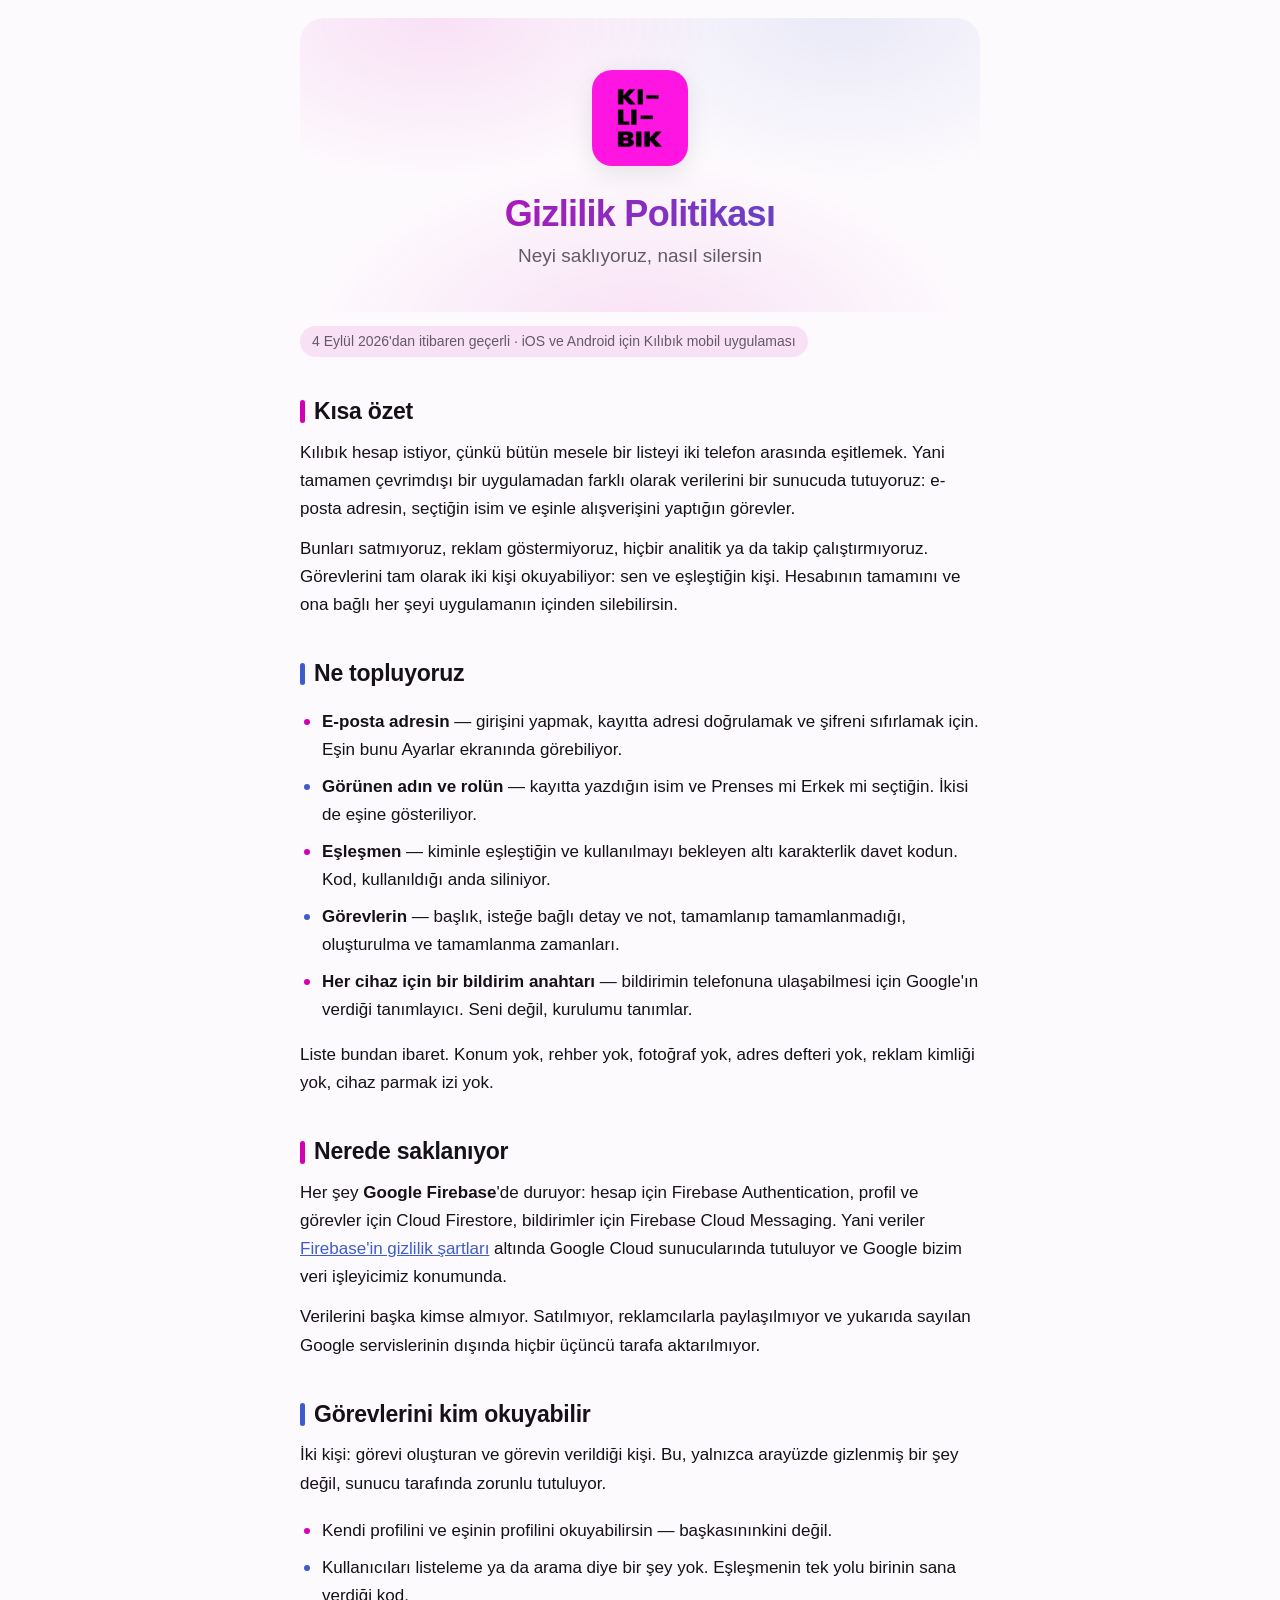
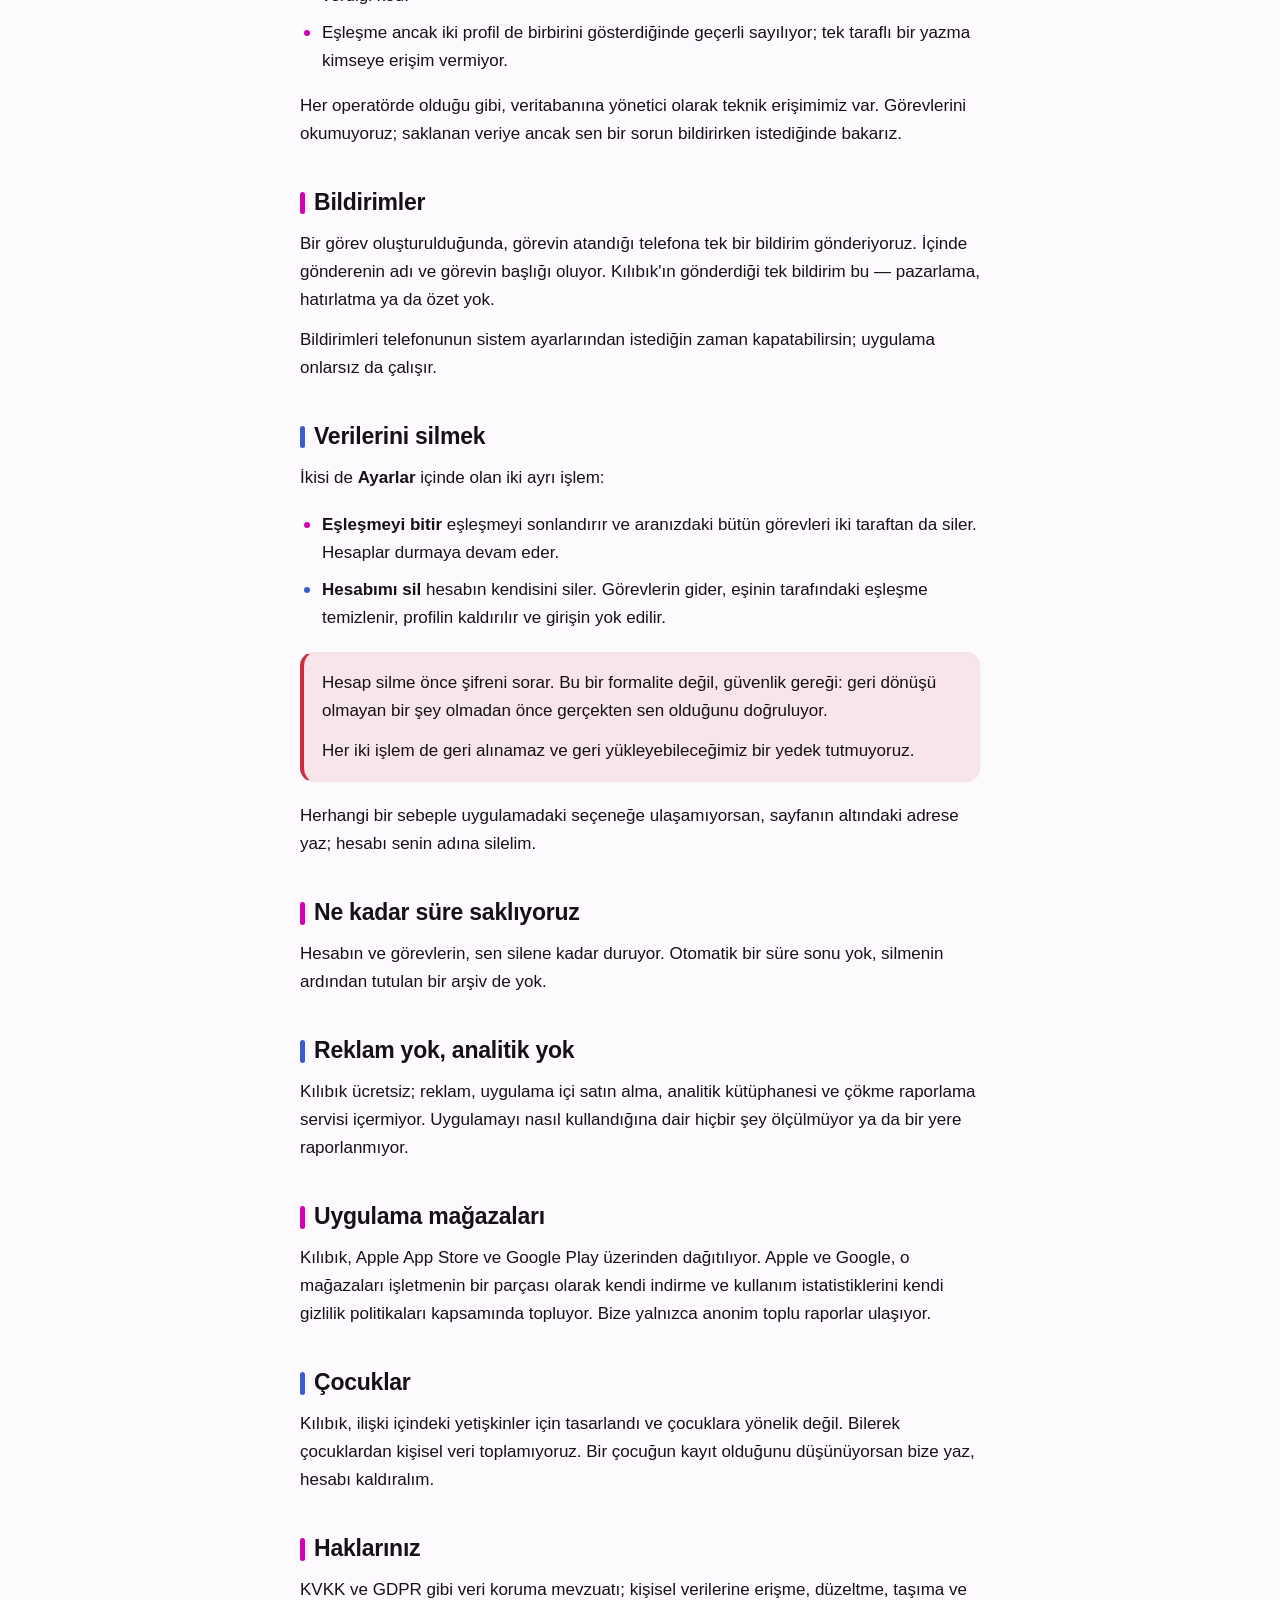
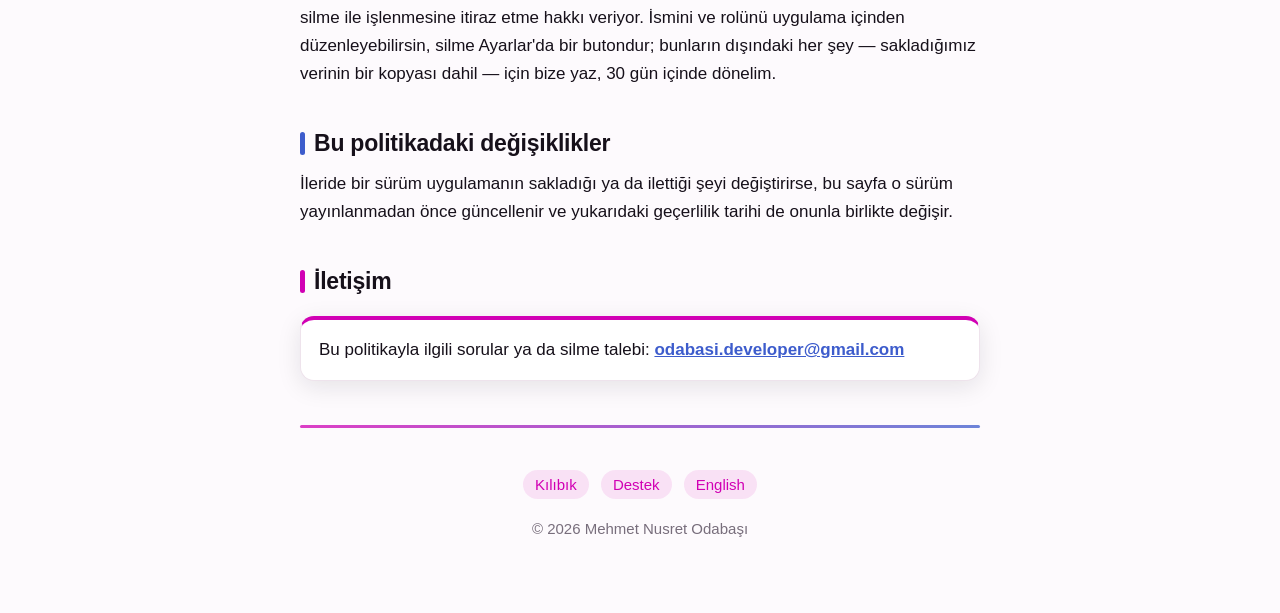
<file: tr/privacy/index.html>
<!DOCTYPE html>
<html lang="tr">
<head>
<meta charset="utf-8">
<meta name="viewport" content="width=device-width, initial-scale=1">
<title>Kılıbık — Gizlilik Politikası</title>
<meta name="description" content="Kılıbık neyi saklıyor, nerede saklıyor, kim okuyabiliyor ve hesabınla birlikte hepsini nasıl silersin.">
<link rel="icon" href="../../assets/logo.png">
<link rel="stylesheet" href="../../assets/style.css">
<link rel="alternate" hreflang="en" href="https://nodabasi.github.io/kilibik/privacy/">
<link rel="alternate" hreflang="tr" href="https://nodabasi.github.io/kilibik/tr/privacy/">
</head>
<body>
<div class="wrap">

<header>
  <img src="../../assets/logo.png" alt="Kılıbık">
  <h1>Gizlilik Politikası</h1>
  <p class="tagline">Neyi saklıyoruz, nasıl silersin</p>
</header>

<p class="meta">4 Eylül 2026'dan itibaren geçerli · iOS ve Android için Kılıbık mobil
uygulaması</p>

<h2>Kısa özet</h2>
<p>Kılıbık hesap istiyor, çünkü bütün mesele bir listeyi iki telefon arasında eşitlemek.
Yani tamamen çevrimdışı bir uygulamadan farklı olarak verilerini bir sunucuda tutuyoruz:
e-posta adresin, seçtiğin isim ve eşinle alışverişini yaptığın görevler.</p>
<p>Bunları satmıyoruz, reklam göstermiyoruz, hiçbir analitik ya da takip çalıştırmıyoruz.
Görevlerini tam olarak iki kişi okuyabiliyor: sen ve eşleştiğin kişi. Hesabının tamamını
ve ona bağlı her şeyi uygulamanın içinden silebilirsin.</p>

<h2>Ne topluyoruz</h2>
<ul class="plain">
  <li><b>E-posta adresin</b> — girişini yapmak, kayıtta adresi doğrulamak ve şifreni
  sıfırlamak için. Eşin bunu Ayarlar ekranında görebiliyor.</li>
  <li><b>Görünen adın ve rolün</b> — kayıtta yazdığın isim ve Prenses mi Erkek mi
  seçtiğin. İkisi de eşine gösteriliyor.</li>
  <li><b>Eşleşmen</b> — kiminle eşleştiğin ve kullanılmayı bekleyen altı karakterlik
  davet kodun. Kod, kullanıldığı anda siliniyor.</li>
  <li><b>Görevlerin</b> — başlık, isteğe bağlı detay ve not, tamamlanıp tamamlanmadığı,
  oluşturulma ve tamamlanma zamanları.</li>
  <li><b>Her cihaz için bir bildirim anahtarı</b> — bildirimin telefonuna ulaşabilmesi
  için Google'ın verdiği tanımlayıcı. Seni değil, kurulumu tanımlar.</li>
</ul>
<p>Liste bundan ibaret. Konum yok, rehber yok, fotoğraf yok, adres defteri yok, reklam
kimliği yok, cihaz parmak izi yok.</p>

<h2>Nerede saklanıyor</h2>
<p>Her şey <b>Google Firebase</b>'de duruyor: hesap için Firebase Authentication, profil
ve görevler için Cloud Firestore, bildirimler için Firebase Cloud Messaging. Yani veriler
<a href="https://firebase.google.com/support/privacy">Firebase'in gizlilik şartları</a>
altında Google Cloud sunucularında tutuluyor ve Google bizim veri işleyicimiz
konumunda.</p>
<p>Verilerini başka kimse almıyor. Satılmıyor, reklamcılarla paylaşılmıyor ve yukarıda
sayılan Google servislerinin dışında hiçbir üçüncü tarafa aktarılmıyor.</p>

<h2>Görevlerini kim okuyabilir</h2>
<p>İki kişi: görevi oluşturan ve görevin verildiği kişi. Bu, yalnızca arayüzde gizlenmiş
bir şey değil, sunucu tarafında zorunlu tutuluyor.</p>
<ul class="plain">
  <li>Kendi profilini ve eşinin profilini okuyabilirsin — başkasınınkini değil.</li>
  <li>Kullanıcıları listeleme ya da arama diye bir şey yok. Eşleşmenin tek yolu birinin
  sana verdiği kod.</li>
  <li>Eşleşme ancak iki profil de birbirini gösterdiğinde geçerli sayılıyor; tek taraflı
  bir yazma kimseye erişim vermiyor.</li>
</ul>
<p>Her operatörde olduğu gibi, veritabanına yönetici olarak teknik erişimimiz var.
Görevlerini okumuyoruz; saklanan veriye ancak sen bir sorun bildirirken istediğinde
bakarız.</p>

<h2>Bildirimler</h2>
<p>Bir görev oluşturulduğunda, görevin atandığı telefona tek bir bildirim gönderiyoruz.
İçinde gönderenin adı ve görevin başlığı oluyor. Kılıbık'ın gönderdiği tek bildirim bu —
pazarlama, hatırlatma ya da özet yok.</p>
<p>Bildirimleri telefonunun sistem ayarlarından istediğin zaman kapatabilirsin; uygulama
onlarsız da çalışır.</p>

<h2>Verilerini silmek</h2>
<p>İkisi de <b>Ayarlar</b> içinde olan iki ayrı işlem:</p>
<ul class="plain">
  <li><b>Eşleşmeyi bitir</b> eşleşmeyi sonlandırır ve aranızdaki bütün görevleri iki
  taraftan da siler. Hesaplar durmaya devam eder.</li>
  <li><b>Hesabımı sil</b> hesabın kendisini siler. Görevlerin gider, eşinin tarafındaki
  eşleşme temizlenir, profilin kaldırılır ve girişin yok edilir.</li>
</ul>
<div class="notice">
  <p>Hesap silme önce şifreni sorar. Bu bir formalite değil, güvenlik gereği: geri
  dönüşü olmayan bir şey olmadan önce gerçekten sen olduğunu doğruluyor.</p>
  <p>Her iki işlem de geri alınamaz ve geri yükleyebileceğimiz bir yedek tutmuyoruz.</p>
</div>
<p>Herhangi bir sebeple uygulamadaki seçeneğe ulaşamıyorsan, sayfanın altındaki adrese
yaz; hesabı senin adına silelim.</p>

<h2>Ne kadar süre saklıyoruz</h2>
<p>Hesabın ve görevlerin, sen silene kadar duruyor. Otomatik bir süre sonu yok, silmenin
ardından tutulan bir arşiv de yok.</p>

<h2>Reklam yok, analitik yok</h2>
<p>Kılıbık ücretsiz; reklam, uygulama içi satın alma, analitik kütüphanesi ve çökme
raporlama servisi içermiyor. Uygulamayı nasıl kullandığına dair hiçbir şey ölçülmüyor ya
da bir yere raporlanmıyor.</p>

<h2>Uygulama mağazaları</h2>
<p>Kılıbık, Apple App Store ve Google Play üzerinden dağıtılıyor. Apple ve Google, o
mağazaları işletmenin bir parçası olarak kendi indirme ve kullanım istatistiklerini kendi
gizlilik politikaları kapsamında topluyor. Bize yalnızca anonim toplu raporlar
ulaşıyor.</p>

<h2>Çocuklar</h2>
<p>Kılıbık, ilişki içindeki yetişkinler için tasarlandı ve çocuklara yönelik değil.
Bilerek çocuklardan kişisel veri toplamıyoruz. Bir çocuğun kayıt olduğunu düşünüyorsan
bize yaz, hesabı kaldıralım.</p>

<h2>Haklarınız</h2>
<p>KVKK ve GDPR gibi veri koruma mevzuatı; kişisel verilerine erişme, düzeltme, taşıma ve
silme ile işlenmesine itiraz etme hakkı veriyor. İsmini ve rolünü uygulama içinden
düzenleyebilirsin, silme Ayarlar'da bir butondur; bunların dışındaki her şey — sakladığımız
verinin bir kopyası dahil — için bize yaz, 30 gün içinde dönelim.</p>

<h2>Bu politikadaki değişiklikler</h2>
<p>İleride bir sürüm uygulamanın sakladığı ya da ilettiği şeyi değiştirirse, bu sayfa o
sürüm yayınlanmadan önce güncellenir ve yukarıdaki geçerlilik tarihi de onunla birlikte
değişir.</p>

<h2>İletişim</h2>
<div class="contact">
  <p>Bu politikayla ilgili sorular ya da silme talebi:
  <a href="mailto:odabasi.developer@gmail.com">odabasi.developer@gmail.com</a></p>
</div>

<hr>
<footer>
  <a href="../">Kılıbık</a>
  <a href="../support/">Destek</a>
  <a href="../../privacy/" hreflang="en">English</a>
  <div class="copyright">© 2026 Mehmet Nusret Odabaşı</div>
</footer>

</div>
</body>
</html>
</file>
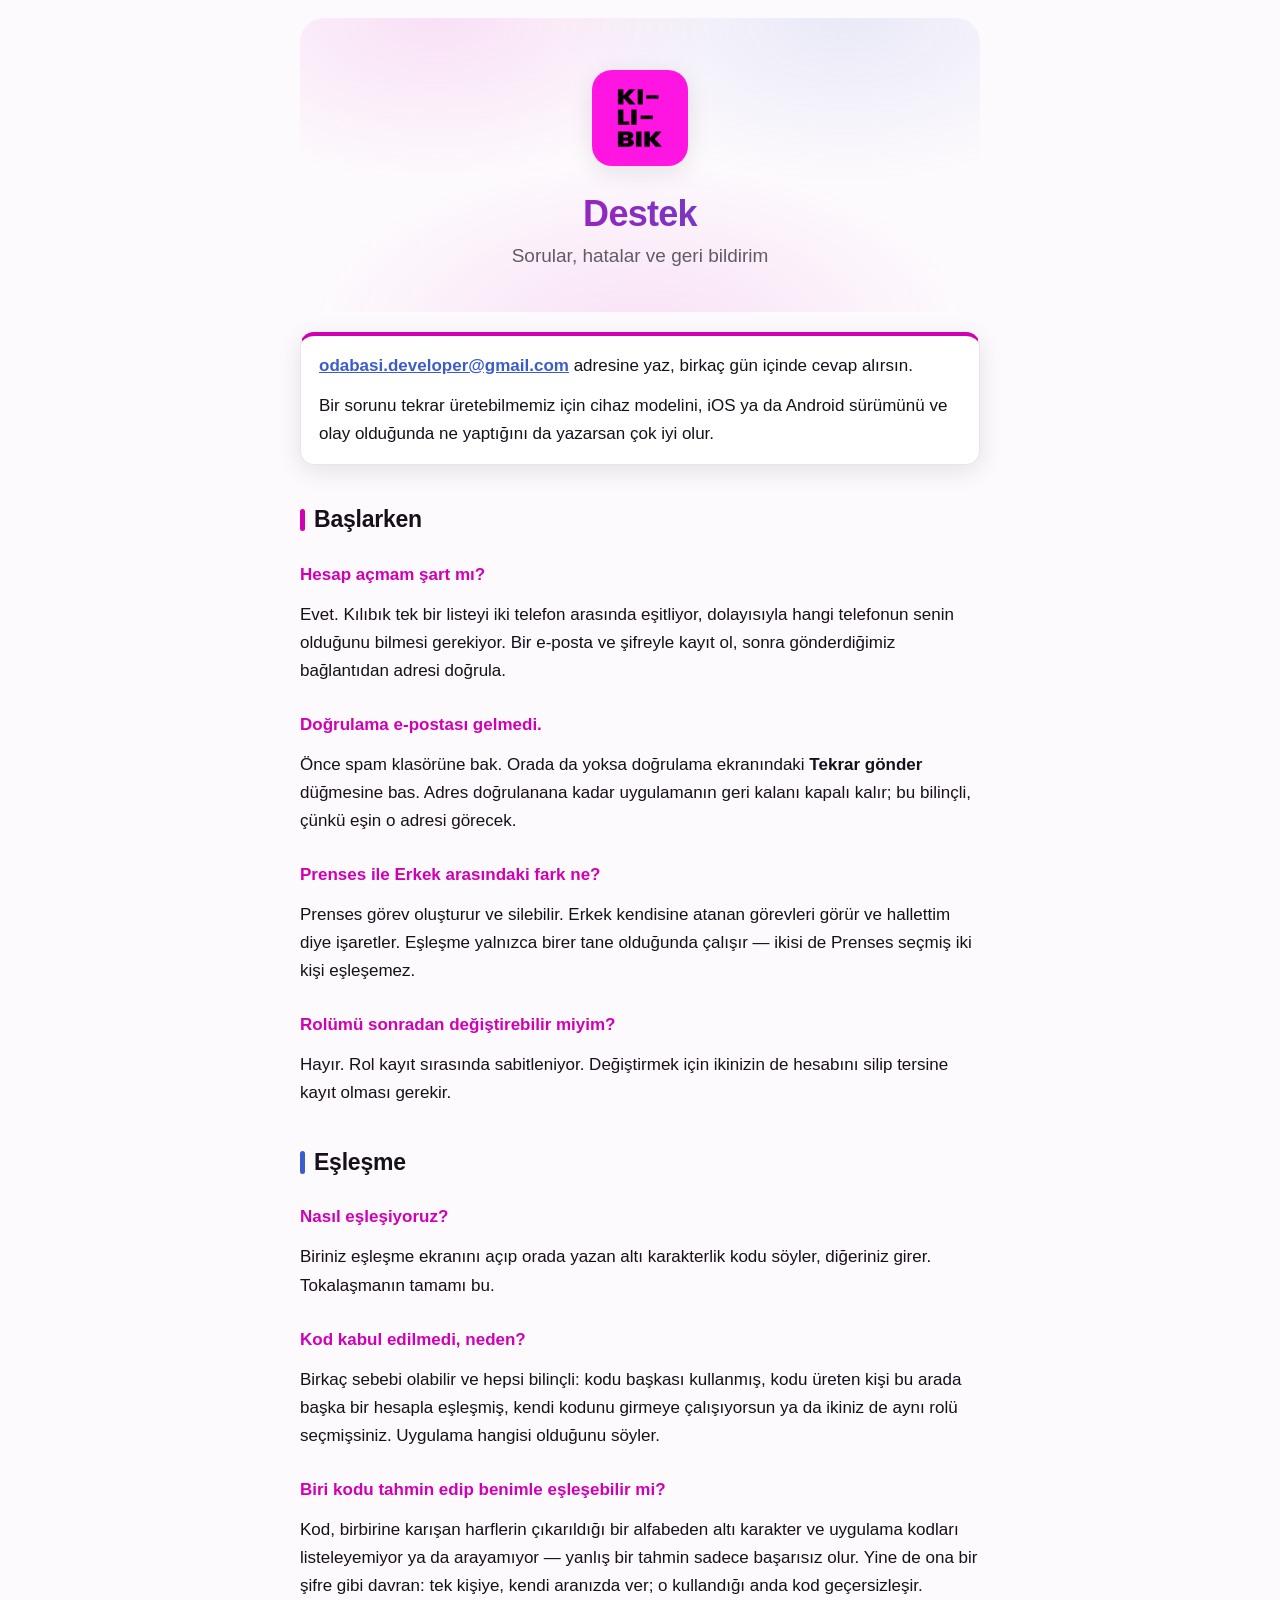
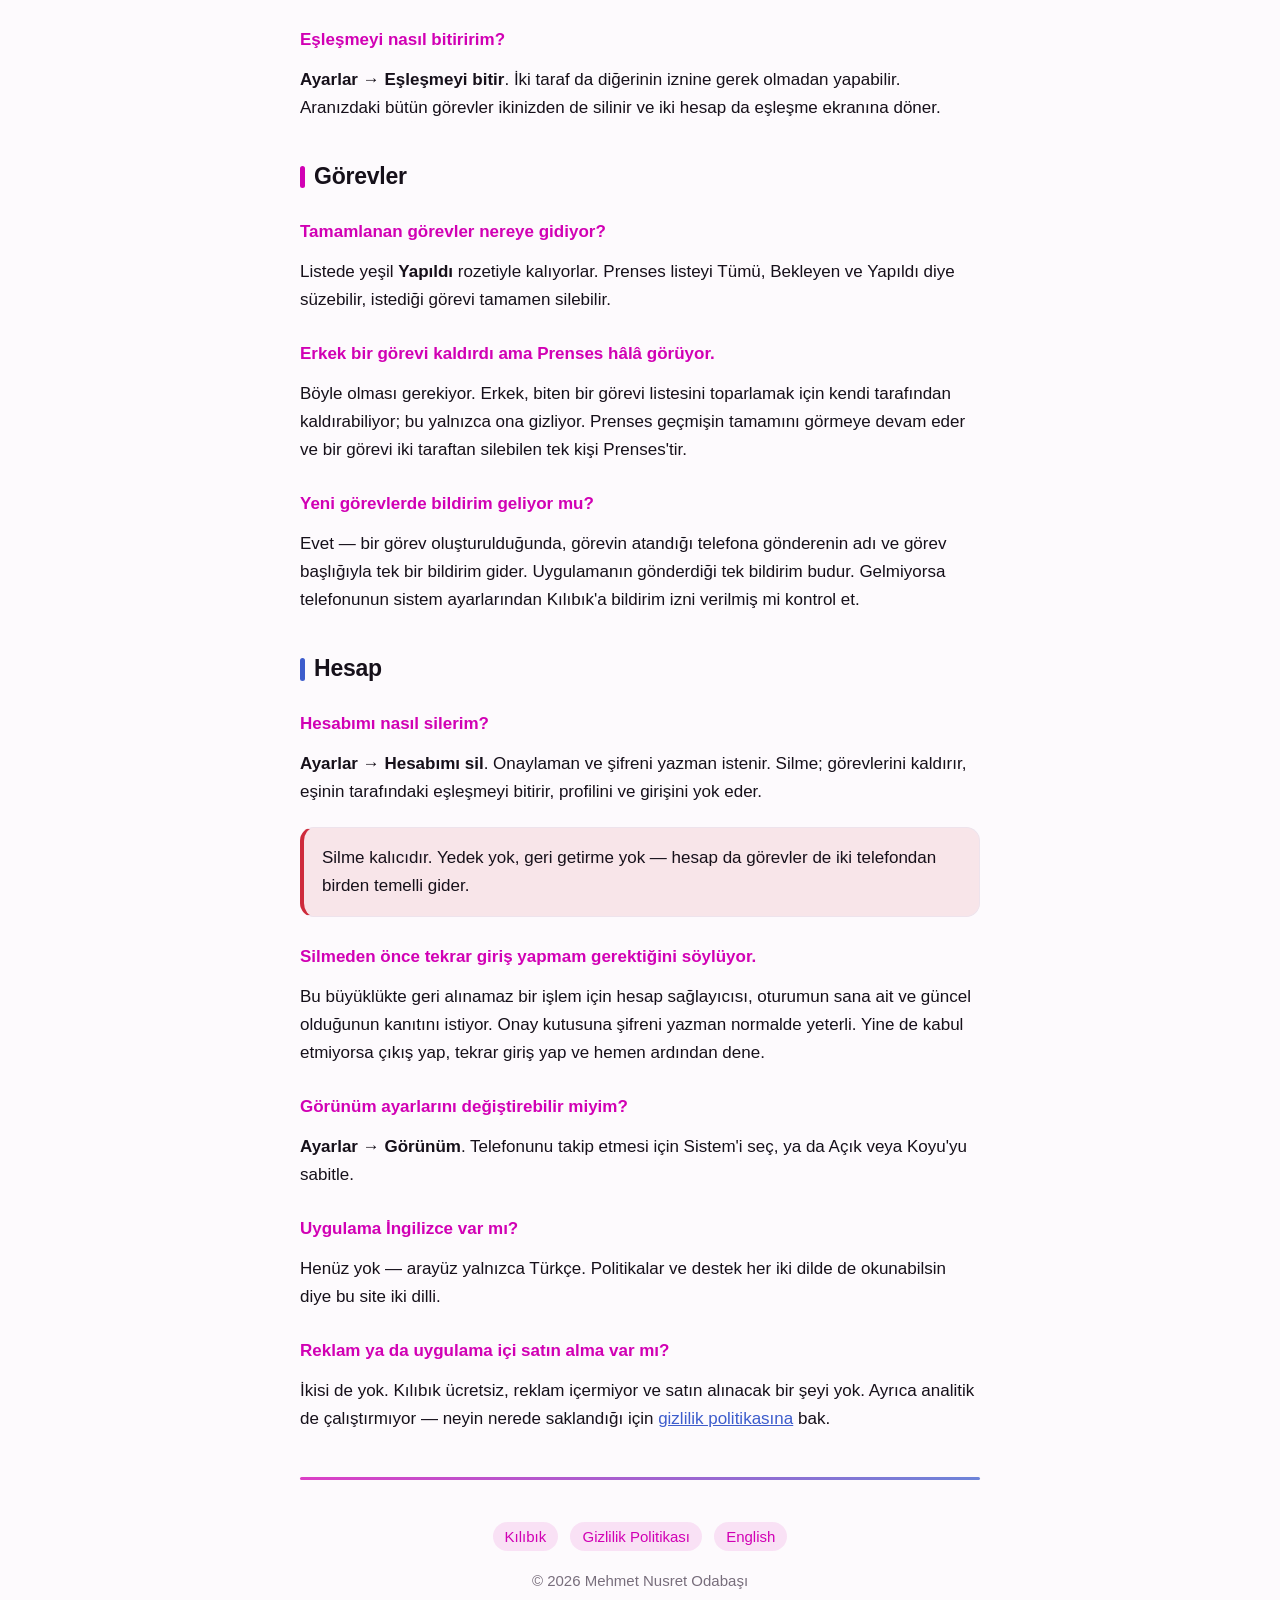
<file: tr/support/index.html>
<!DOCTYPE html>
<html lang="tr">
<head>
<meta charset="utf-8">
<meta name="viewport" content="width=device-width, initial-scale=1">
<title>Kılıbık — Destek</title>
<meta name="description" content="Kılıbık için yardım ve iletişim: eşleşme, davet kodları, bildirimler, eşleşmeyi bitirme ve hesap silme.">
<link rel="icon" href="../../assets/logo.png">
<link rel="stylesheet" href="../../assets/style.css">
<link rel="alternate" hreflang="en" href="https://nodabasi.github.io/kilibik/support/">
<link rel="alternate" hreflang="tr" href="https://nodabasi.github.io/kilibik/tr/support/">
</head>
<body>
<div class="wrap">

<header>
  <img src="../../assets/logo.png" alt="Kılıbık">
  <h1>Destek</h1>
  <p class="tagline">Sorular, hatalar ve geri bildirim</p>
</header>

<div class="contact">
  <p><a href="mailto:odabasi.developer@gmail.com">odabasi.developer@gmail.com</a>
  adresine yaz, birkaç gün içinde cevap alırsın.</p>
  <p>Bir sorunu tekrar üretebilmemiz için cihaz modelini, iOS ya da Android sürümünü ve
  olay olduğunda ne yaptığını da yazarsan çok iyi olur.</p>
</div>

<h2>Başlarken</h2>

<h3>Hesap açmam şart mı?</h3>
<p>Evet. Kılıbık tek bir listeyi iki telefon arasında eşitliyor, dolayısıyla hangi
telefonun senin olduğunu bilmesi gerekiyor. Bir e-posta ve şifreyle kayıt ol, sonra
gönderdiğimiz bağlantıdan adresi doğrula.</p>

<h3>Doğrulama e-postası gelmedi.</h3>
<p>Önce spam klasörüne bak. Orada da yoksa doğrulama ekranındaki <b>Tekrar gönder</b>
düğmesine bas. Adres doğrulanana kadar uygulamanın geri kalanı kapalı kalır; bu bilinçli,
çünkü eşin o adresi görecek.</p>

<h3>Prenses ile Erkek arasındaki fark ne?</h3>
<p>Prenses görev oluşturur ve silebilir. Erkek kendisine atanan görevleri görür ve
hallettim diye işaretler. Eşleşme yalnızca birer tane olduğunda çalışır — ikisi de Prenses
seçmiş iki kişi eşleşemez.</p>

<h3>Rolümü sonradan değiştirebilir miyim?</h3>
<p>Hayır. Rol kayıt sırasında sabitleniyor. Değiştirmek için ikinizin de hesabını silip
tersine kayıt olması gerekir.</p>

<h2>Eşleşme</h2>

<h3>Nasıl eşleşiyoruz?</h3>
<p>Biriniz eşleşme ekranını açıp orada yazan altı karakterlik kodu söyler, diğeriniz
girer. Tokalaşmanın tamamı bu.</p>

<h3>Kod kabul edilmedi, neden?</h3>
<p>Birkaç sebebi olabilir ve hepsi bilinçli: kodu başkası kullanmış, kodu üreten kişi bu
arada başka bir hesapla eşleşmiş, kendi kodunu girmeye çalışıyorsun ya da ikiniz de aynı
rolü seçmişsiniz. Uygulama hangisi olduğunu söyler.</p>

<h3>Biri kodu tahmin edip benimle eşleşebilir mi?</h3>
<p>Kod, birbirine karışan harflerin çıkarıldığı bir alfabeden altı karakter ve uygulama
kodları listeleyemiyor ya da arayamıyor — yanlış bir tahmin sadece başarısız olur. Yine de
ona bir şifre gibi davran: tek kişiye, kendi aranızda ver; o kullandığı anda kod
geçersizleşir.</p>

<h3>Eşleşmeyi nasıl bitiririm?</h3>
<p><b>Ayarlar</b> → <b>Eşleşmeyi bitir</b>. İki taraf da diğerinin iznine gerek olmadan
yapabilir. Aranızdaki bütün görevler ikinizden de silinir ve iki hesap da eşleşme ekranına
döner.</p>

<h2>Görevler</h2>

<h3>Tamamlanan görevler nereye gidiyor?</h3>
<p>Listede yeşil <b>Yapıldı</b> rozetiyle kalıyorlar. Prenses listeyi Tümü, Bekleyen ve
Yapıldı diye süzebilir, istediği görevi tamamen silebilir.</p>

<h3>Erkek bir görevi kaldırdı ama Prenses hâlâ görüyor.</h3>
<p>Böyle olması gerekiyor. Erkek, biten bir görevi listesini toparlamak için kendi
tarafından kaldırabiliyor; bu yalnızca ona gizliyor. Prenses geçmişin tamamını görmeye
devam eder ve bir görevi iki taraftan silebilen tek kişi Prenses'tir.</p>

<h3>Yeni görevlerde bildirim geliyor mu?</h3>
<p>Evet — bir görev oluşturulduğunda, görevin atandığı telefona gönderenin adı ve görev
başlığıyla tek bir bildirim gider. Uygulamanın gönderdiği tek bildirim budur. Gelmiyorsa
telefonunun sistem ayarlarından Kılıbık'a bildirim izni verilmiş mi kontrol et.</p>

<h2>Hesap</h2>

<h3>Hesabımı nasıl silerim?</h3>
<p><b>Ayarlar</b> → <b>Hesabımı sil</b>. Onaylaman ve şifreni yazman istenir. Silme;
görevlerini kaldırır, eşinin tarafındaki eşleşmeyi bitirir, profilini ve girişini yok
eder.</p>

<div class="notice">
  <p>Silme kalıcıdır. Yedek yok, geri getirme yok — hesap da görevler de iki telefondan
  birden temelli gider.</p>
</div>

<h3>Silmeden önce tekrar giriş yapmam gerektiğini söylüyor.</h3>
<p>Bu büyüklükte geri alınamaz bir işlem için hesap sağlayıcısı, oturumun sana ait ve
güncel olduğunun kanıtını istiyor. Onay kutusuna şifreni yazman normalde yeterli. Yine de
kabul etmiyorsa çıkış yap, tekrar giriş yap ve hemen ardından dene.</p>

<h3>Görünüm ayarlarını değiştirebilir miyim?</h3>
<p><b>Ayarlar</b> → <b>Görünüm</b>. Telefonunu takip etmesi için Sistem'i seç, ya da Açık
veya Koyu'yu sabitle.</p>

<h3>Uygulama İngilizce var mı?</h3>
<p>Henüz yok — arayüz yalnızca Türkçe. Politikalar ve destek her iki dilde de okunabilsin
diye bu site iki dilli.</p>

<h3>Reklam ya da uygulama içi satın alma var mı?</h3>
<p>İkisi de yok. Kılıbık ücretsiz, reklam içermiyor ve satın alınacak bir şeyi yok.
Ayrıca analitik de çalıştırmıyor — neyin nerede saklandığı için
<a href="../privacy/">gizlilik politikasına</a> bak.</p>

<hr>
<footer>
  <a href="../">Kılıbık</a>
  <a href="../privacy/">Gizlilik Politikası</a>
  <a href="../../support/" hreflang="en">English</a>
  <div class="copyright">© 2026 Mehmet Nusret Odabaşı</div>
</footer>

</div>
</body>
</html>
</file>
<file: assets/style.css>
/* Shared stylesheet for every page. Palette mirrors the app: magenta brand on a
   near-white ground, with a blue accent for notes and a green/red pair for the
   task states the app itself uses.

   Mobile first: the base rules target a phone, and the only media queries widen
   things for larger screens or adapt to a dark colour scheme. */

:root {
  --ink: #16101a;
  --ink-soft: #635a67;
  --ink-faint: #786e7c;
  --ground: #fdfafd;
  --card: #ffffff;
  --line: #eee3ec;

  --magenta: #d100b4;
  --blue: #3d5ccc;
  --green: #0e6f4a;
  --red: #ce2b3c;

  /* Same hues at low alpha, for card and badge fills. */
  --magenta-tint: #d100b41a;
  --blue-tint: #3d5ccc1a;
  --green-tint: #0e6f4a1a;
  --red-tint: #ce2b3c1a;

  --shadow: 0 6px 24px rgb(22 16 26 / 0.10);
}

@media (prefers-color-scheme: dark) {
  :root {
    --ink: #f6f1f5;
    --ink-soft: #c4bac6;
    --ink-faint: #a79ca8;
    --ground: #100d12;
    --card: #1b161e;
    --line: #322b35;

    --magenta: #ff15e1;
    --blue: #8fa6f5;
    --green: #4cc894;
    --red: #ff7b85;

    --magenta-tint: #ff15e124;
    --blue-tint: #8fa6f524;
    --green-tint: #4cc89424;
    --red-tint: #ff7b8524;

    --shadow: 0 6px 24px rgb(0 0 0 / 0.35);
  }
}

* { box-sizing: border-box; }

body {
  margin: 0;
  padding: 0 18px 64px;
  background: var(--ground);
  color: var(--ink);
  font: 17px/1.65 -apple-system, BlinkMacSystemFont, "Segoe UI", Roboto, Helvetica, Arial, sans-serif;
  -webkit-text-size-adjust: 100%;
  overflow-wrap: break-word;
}

img { max-width: 100%; }

.wrap { max-width: 680px; margin: 0 auto; }

/* Header — a tinted band in the brand magenta, warmed with the blue accent */

header {
  position: relative;
  margin: 18px 0 8px;
  padding: 40px 20px 32px;
  text-align: center;
  border-radius: 24px;
  background:
    radial-gradient(60% 80% at 20% 0%, var(--magenta-tint), transparent 70%),
    radial-gradient(60% 80% at 80% 0%, var(--blue-tint), transparent 70%),
    radial-gradient(70% 90% at 50% 110%, var(--magenta-tint), transparent 70%);
}

header img {
  width: 84px;
  height: 84px;
  border-radius: 20px;
  box-shadow: var(--shadow);
}

h1 {
  margin: 18px 0 6px;
  font-size: clamp(28px, 8vw, 36px);
  line-height: 1.15;
  letter-spacing: -0.02em;
  background: linear-gradient(100deg, var(--magenta), var(--blue));
  -webkit-background-clip: text;
  background-clip: text;
  color: transparent;
}

.tagline {
  margin: 0;
  color: var(--ink-soft);
  font-size: clamp(16px, 4.4vw, 19px);
}

/* Section headings — a coloured bar alternating magenta and blue */

h2 {
  position: relative;
  margin: 40px 0 12px;
  padding-left: 14px;
  font-size: clamp(20px, 5.4vw, 23px);
  line-height: 1.3;
  letter-spacing: -0.01em;
}

h2::before {
  content: "";
  position: absolute;
  left: 0;
  top: 0.16em;
  bottom: 0.16em;
  width: 5px;
  border-radius: 3px;
  background: var(--magenta);
}

h2:nth-of-type(even)::before { background: var(--blue); }

h3 {
  margin: 26px 0 4px;
  font-size: 17px;
  color: var(--magenta);
}

p { margin: 12px 0; }

a { color: var(--blue); }

hr {
  margin: 44px 0 0;
  border: 0;
  height: 3px;
  border-radius: 2px;
  background: linear-gradient(90deg, var(--magenta), var(--blue));
  opacity: 0.75;
}

/* Numbered walkthrough on the landing page */

.steps {
  list-style: none;
  margin: 18px 0;
  padding: 0;
  counter-reset: step;
}

.steps li {
  position: relative;
  counter-increment: step;
  background: var(--card);
  border: 1px solid var(--line);
  border-left: 5px solid var(--magenta);
  border-radius: 14px;
  padding: 14px 16px 14px 56px;
  margin-bottom: 10px;
  box-shadow: var(--shadow);
}

.steps li::before {
  content: counter(step);
  position: absolute;
  left: 14px;
  top: 15px;
  width: 28px;
  height: 28px;
  border-radius: 50%;
  display: grid;
  place-items: center;
  font-size: 14px;
  font-weight: 700;
  color: var(--magenta);
  background: var(--magenta-tint);
}

.steps li:nth-child(even) { border-left-color: var(--blue); }
.steps li:nth-child(even)::before { color: var(--blue); background: var(--blue-tint); }

.steps b { display: block; font-size: 17px; }
.steps li:nth-child(odd) b { color: var(--magenta); }
.steps li:nth-child(even) b { color: var(--blue); }

.steps span { color: var(--ink-soft); font-size: 15px; }

/* Plain bullet lists — coloured markers, alternating */

ul.plain { padding-left: 22px; }

ul.plain li { margin: 7px 0; }

ul.plain li::marker { color: var(--magenta); font-size: 1.1em; }
ul.plain li:nth-child(even)::marker { color: var(--blue); }

/* Contact box */

.contact {
  background: var(--card);
  border: 1px solid var(--line);
  border-top: 4px solid var(--magenta);
  border-radius: 14px;
  padding: 16px 18px;
  margin: 20px 0;
  box-shadow: var(--shadow);
}

.contact p:first-child { margin-top: 0; }
.contact p:last-child { margin-bottom: 0; }
.contact a { font-weight: 600; }

/* Callout for the destructive actions people come to this site looking for */

.notice {
  background: var(--red-tint);
  border: 1px solid var(--line);
  border-left: 4px solid var(--red);
  border-radius: 14px;
  padding: 16px 18px;
  margin: 20px 0;
}

.notice p:first-child { margin-top: 0; }
.notice p:last-child { margin-bottom: 0; }

/* Effective-date line under a policy heading */

.meta {
  display: inline-block;
  margin: 6px 0 0;
  padding: 5px 12px;
  border-radius: 999px;
  background: var(--magenta-tint);
  color: var(--ink-soft);
  font-size: 14px;
  line-height: 1.5;
}

/* Footer */

footer {
  margin-top: 22px;
  padding-top: 18px;
  color: var(--ink-faint);
  font-size: 15px;
  line-height: 2.2;
  text-align: center;
}

footer a {
  margin: 0 4px;
  padding: 6px 12px;
  border-radius: 999px;
  background: var(--magenta-tint);
  color: var(--magenta);
  text-decoration: none;
  white-space: nowrap;
}

footer a:hover { text-decoration: underline; }

footer .copyright { margin-top: 16px; line-height: 1.6; }

/* Wider screens */

@media (min-width: 560px) {
  body { padding: 0 24px 72px; }
  header { padding: 52px 24px 40px; }
  header img { width: 96px; height: 96px; }
  .steps li { padding-right: 20px; }
}
</file>
